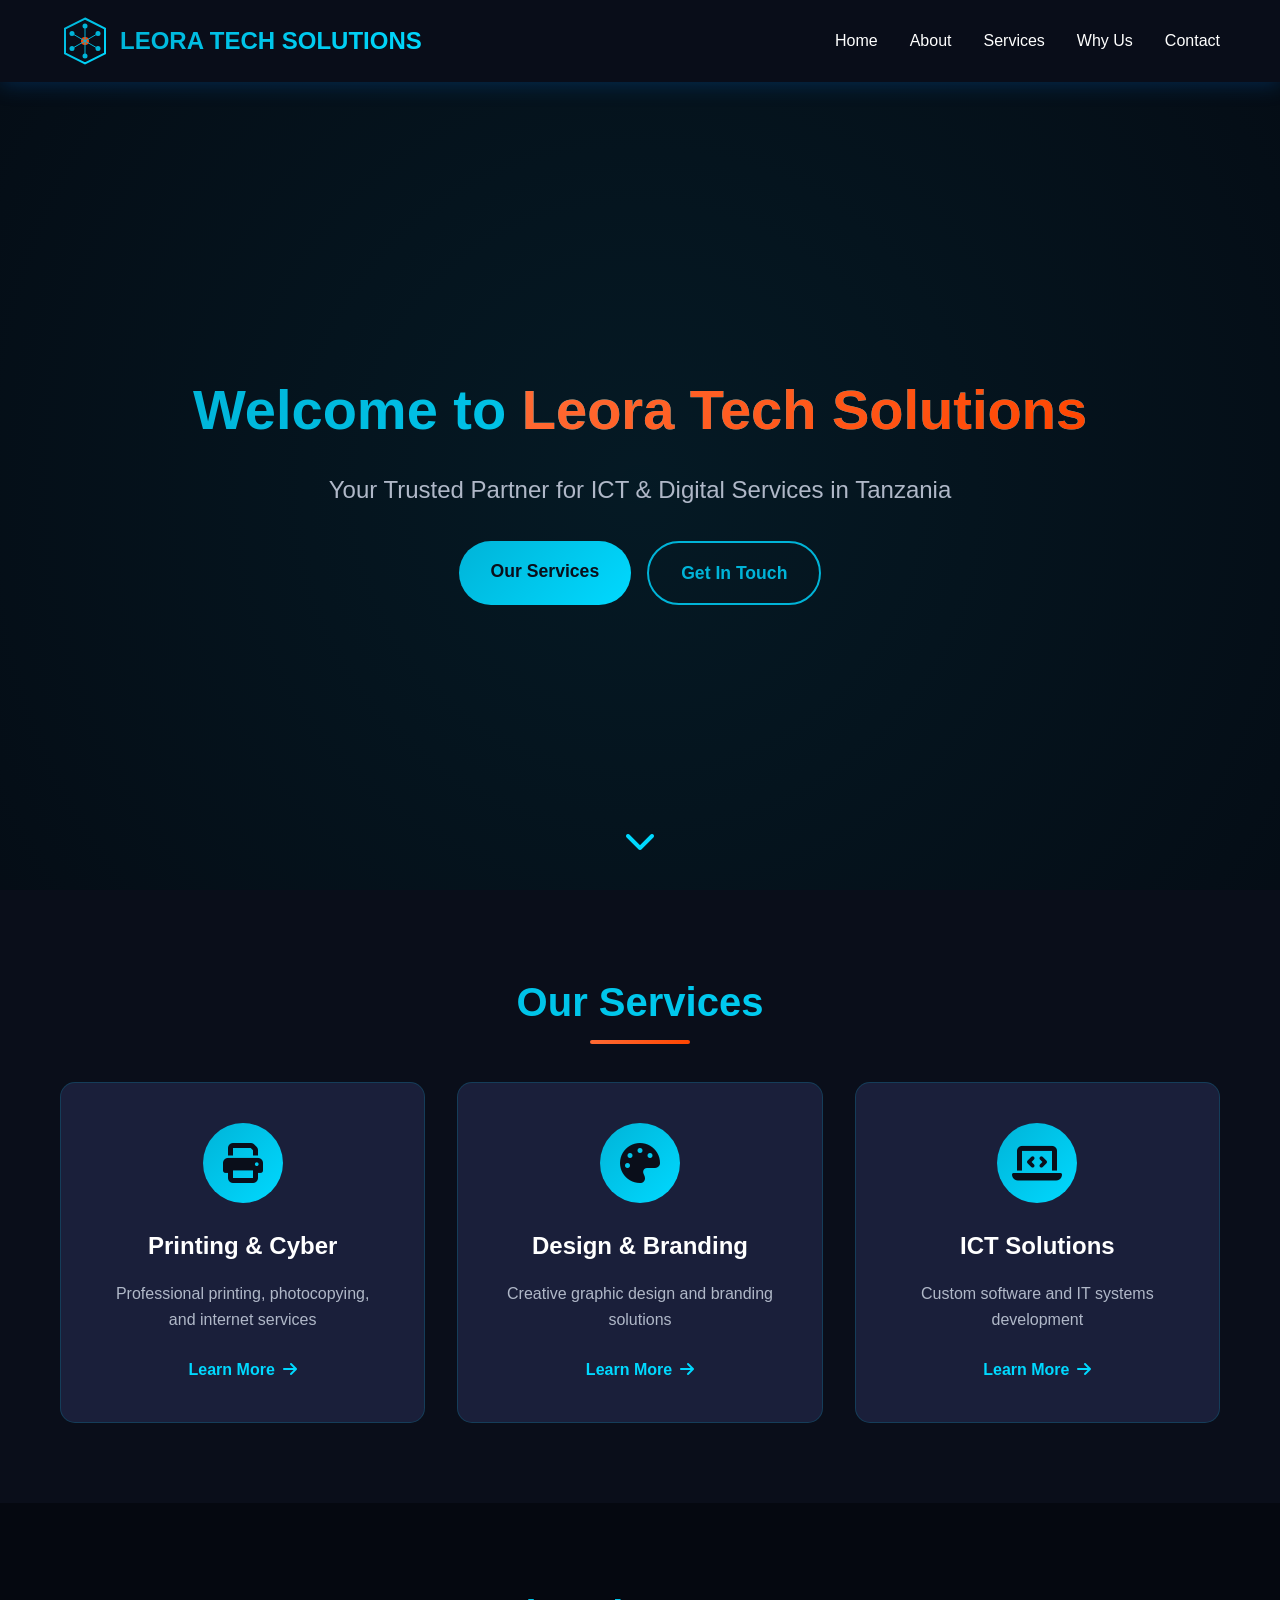
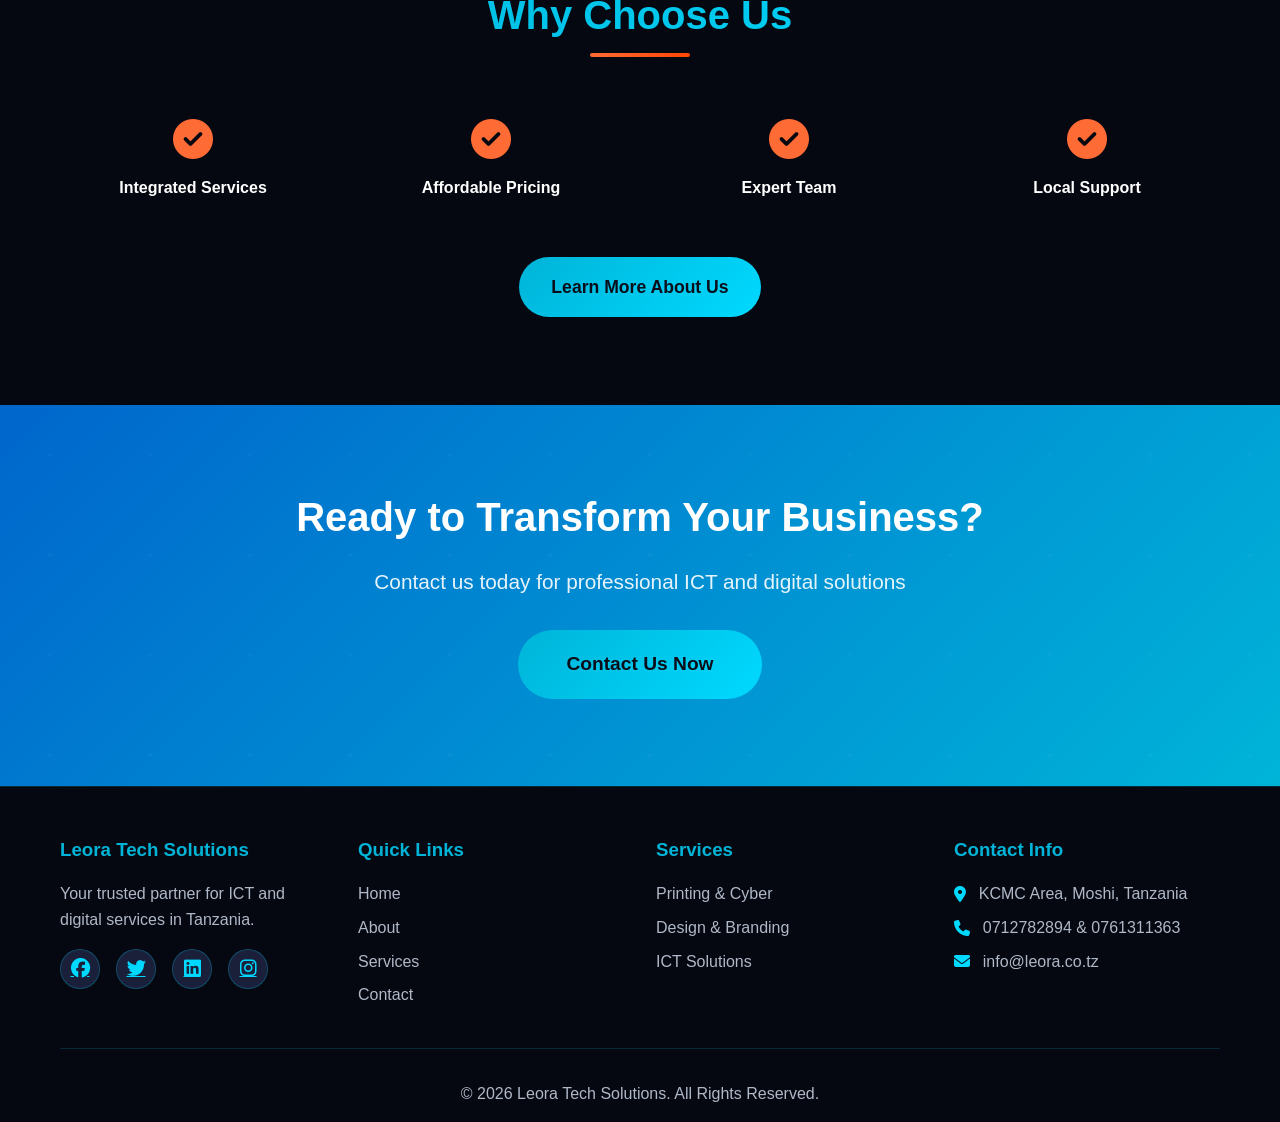
<file: index.html>
<!DOCTYPE html>
<html lang="en">
<head>
    <meta charset="UTF-8">
    <meta name="viewport" content="width=device-width, initial-scale=1.0">
    <title>Leora Tech Solutions - Home</title>
    <link rel="stylesheet" href="styles.css">
    <link rel="stylesheet" href="https://cdnjs.cloudflare.com/ajax/libs/font-awesome/6.4.0/css/all.min.css">
</head>
<body>
    <!-- Navigation -->
    <nav class="navbar">
        <div class="container">
            <div class="logo">
                <svg class="logo-img" viewBox="0 0 100 100" xmlns="http://www.w3.org/2000/svg">
  <defs>
    <linearGradient id="logoGrad" x1="0%" y1="0%" x2="100%" y2="100%">
      <stop offset="0%" style="stop-color:#00b4d8;stop-opacity:1" />
      <stop offset="100%" style="stop-color:#00d9ff;stop-opacity:1" />
    </linearGradient>
  </defs>
  <!-- Hexagon Border -->
  <polygon points="50,5 90,25 90,75 50,95 10,75 10,25" fill="none" stroke="url(#logoGrad)" stroke-width="4"/>
  <!-- Center Red Node -->
  <circle cx="50" cy="50" r="8" fill="#ff4500"/>
  <!-- Outer Blue Nodes -->
  <circle cx="50" cy="20" r="5" fill="#00b4d8"/>
  <circle cx="76" cy="35" r="5" fill="#00b4d8"/>
  <circle cx="76" cy="65" r="5" fill="#00b4d8"/>
  <circle cx="50" cy="80" r="5" fill="#00b4d8"/>
  <circle cx="24" cy="65" r="5" fill="#00b4d8"/>
  <circle cx="24" cy="35" r="5" fill="#00b4d8"/>
  <!-- Connecting Lines -->
  <line x1="50" y1="50" x2="50" y2="20" stroke="#00b4d8" stroke-width="2"/>
  <line x1="50" y1="50" x2="76" y2="35" stroke="#00b4d8" stroke-width="2"/>
  <line x1="50" y1="50" x2="76" y2="65" stroke="#00b4d8" stroke-width="2"/>
  <line x1="50" y1="50" x2="50" y2="80" stroke="#00b4d8" stroke-width="2"/>
  <line x1="50" y1="50" x2="24" y2="65" stroke="#00b4d8" stroke-width="2"/>
  <line x1="50" y1="50" x2="24" y2="35" stroke="#00b4d8" stroke-width="2"/>
</svg>
                <span class="logo-text">LEORA TECH SOLUTIONS</span>
            </div>
            <ul class="nav-links">
                <li><a href="index.html" class="active">Home</a></li>
                <li><a href="about.html">About</a></li>
                <li><a href="services.html">Services</a></li>
                <li><a href="why-us.html">Why Us</a></li>
                <li><a href="contact.html">Contact</a></li>
            </ul>
            <div class="burger">
                <div class="line1"></div>
                <div class="line2"></div>
                <div class="line3"></div>
            </div>
        </div>
    </nav>

    <!-- Hero Section -->
    <section class="hero">
        <div class="hero-bg-animation"></div>
        <div class="hero-content">
            <div class="hero-3d-element"></div>
            <h1 class="fade-in">Welcome to <span class="highlight">Leora Tech Solutions</span></h1>
            <p class="fade-in-delay">Your Trusted Partner for ICT & Digital Services in Tanzania</p>
            <div class="hero-buttons fade-in-delay-2">
                <a href="services.html" class="btn btn-primary">Our Services</a>
                <a href="contact.html" class="btn btn-secondary">Get In Touch</a>
            </div>
        </div>
        <div class="scroll-indicator">
            <i class="fas fa-chevron-down"></i>
        </div>
    </section>

    <!-- Quick Services Preview -->
    <section class="services-preview">
        <div class="container">
            <h2 class="section-title">Our Services</h2>
            <div class="preview-grid">
                <div class="preview-card" data-tilt>
                    <div class="card-icon">
                        <i class="fas fa-print"></i>
                    </div>
                    <h3>Printing & Cyber</h3>
                    <p>Professional printing, photocopying, and internet services</p>
                    <a href="printing-services.html" class="card-link">Learn More <i class="fas fa-arrow-right"></i></a>
                </div>
                <div class="preview-card" data-tilt>
                    <div class="card-icon">
                        <i class="fas fa-palette"></i>
                    </div>
                    <h3>Design & Branding</h3>
                    <p>Creative graphic design and branding solutions</p>
                    <a href="design-services.html" class="card-link">Learn More <i class="fas fa-arrow-right"></i></a>
                </div>
                <div class="preview-card" data-tilt>
                    <div class="card-icon">
                        <i class="fas fa-laptop-code"></i>
                    </div>
                    <h3>ICT Solutions</h3>
                    <p>Custom software and IT systems development</p>
                    <a href="ict-services.html" class="card-link">Learn More <i class="fas fa-arrow-right"></i></a>
                </div>
            </div>
        </div>
    </section>

    <!-- Why Choose Us Preview -->
    <section class="why-preview">
        <div class="container">
            <h2 class="section-title">Why Choose Us</h2>
            <div class="why-grid">
                <div class="why-item">
                    <i class="fas fa-check-circle"></i>
                    <h4>Integrated Services</h4>
                </div>
                <div class="why-item">
                    <i class="fas fa-check-circle"></i>
                    <h4>Affordable Pricing</h4>
                </div>
                <div class="why-item">
                    <i class="fas fa-check-circle"></i>
                    <h4>Expert Team</h4>
                </div>
                <div class="why-item">
                    <i class="fas fa-check-circle"></i>
                    <h4>Local Support</h4>
                </div>
            </div>
            <div class="text-center">
                <a href="why-us.html" class="btn btn-primary">Learn More About Us</a>
            </div>
        </div>
    </section>

    <!-- CTA Section -->
    <section class="cta-section">
        <div class="container">
            <h2>Ready to Transform Your Business?</h2>
            <p>Contact us today for professional ICT and digital solutions</p>
            <a href="contact.html" class="btn btn-primary btn-large">Contact Us Now</a>
        </div>
    </section>

    <!-- Footer -->
    <footer class="footer">
        <div class="container">
            <div class="footer-grid">
                <div class="footer-section">
                    <h3>Leora Tech Solutions</h3>
                    <p>Your trusted partner for ICT and digital services in Tanzania.</p>
                    <div class="social-links">
                        <a href="#"><i class="fab fa-facebook"></i></a>
                        <a href="#"><i class="fab fa-twitter"></i></a>
                        <a href="#"><i class="fab fa-linkedin"></i></a>
                        <a href="#"><i class="fab fa-instagram"></i></a>
                    </div>
                </div>
                <div class="footer-section">
                    <h3>Quick Links</h3>
                    <ul>
                        <li><a href="index.html">Home</a></li>
                        <li><a href="about.html">About</a></li>
                        <li><a href="services.html">Services</a></li>
                        <li><a href="contact.html">Contact</a></li>
                    </ul>
                </div>
                <div class="footer-section">
                    <h3>Services</h3>
                    <ul>
                        <li><a href="printing-services.html">Printing & Cyber</a></li>
                        <li><a href="design-services.html">Design & Branding</a></li>
                        <li><a href="ict-services.html">ICT Solutions</a></li>
                    </ul>
                </div>
                <div class="footer-section">
                    <h3>Contact Info</h3>
                    <ul class="contact-info">
                        <li><i class="fas fa-map-marker-alt"></i> KCMC Area, Moshi, Tanzania</li>
                        <li><i class="fas fa-phone"></i> 0712782894 & 0761311363</li>
                        <li><i class="fas fa-envelope"></i> info@leora.co.tz</li>
                    </ul>
                </div>
            </div>
            <div class="footer-bottom">
                <p>&copy; 2026 Leora Tech Solutions. All Rights Reserved.</p>
            </div>
        </div>
    </footer>

    <script src="script.js"></script>
</body>
</html>
</file>
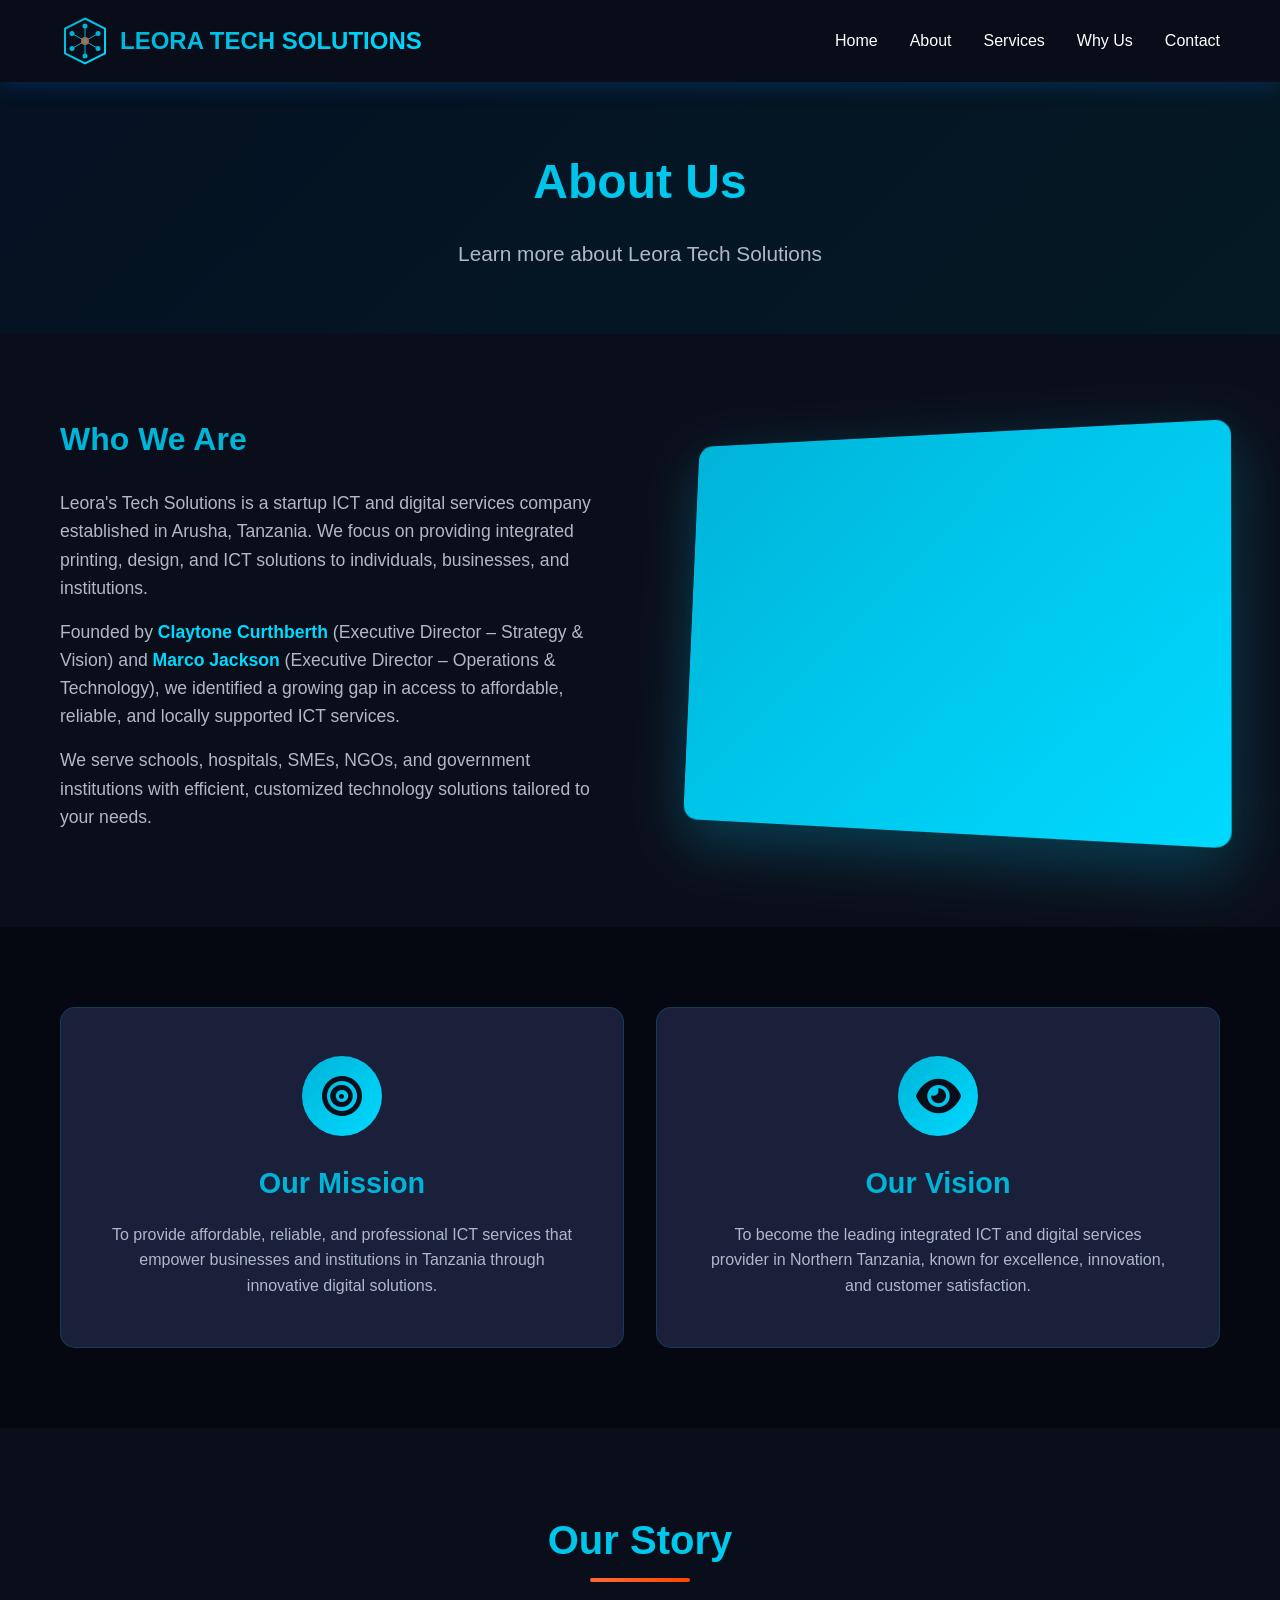
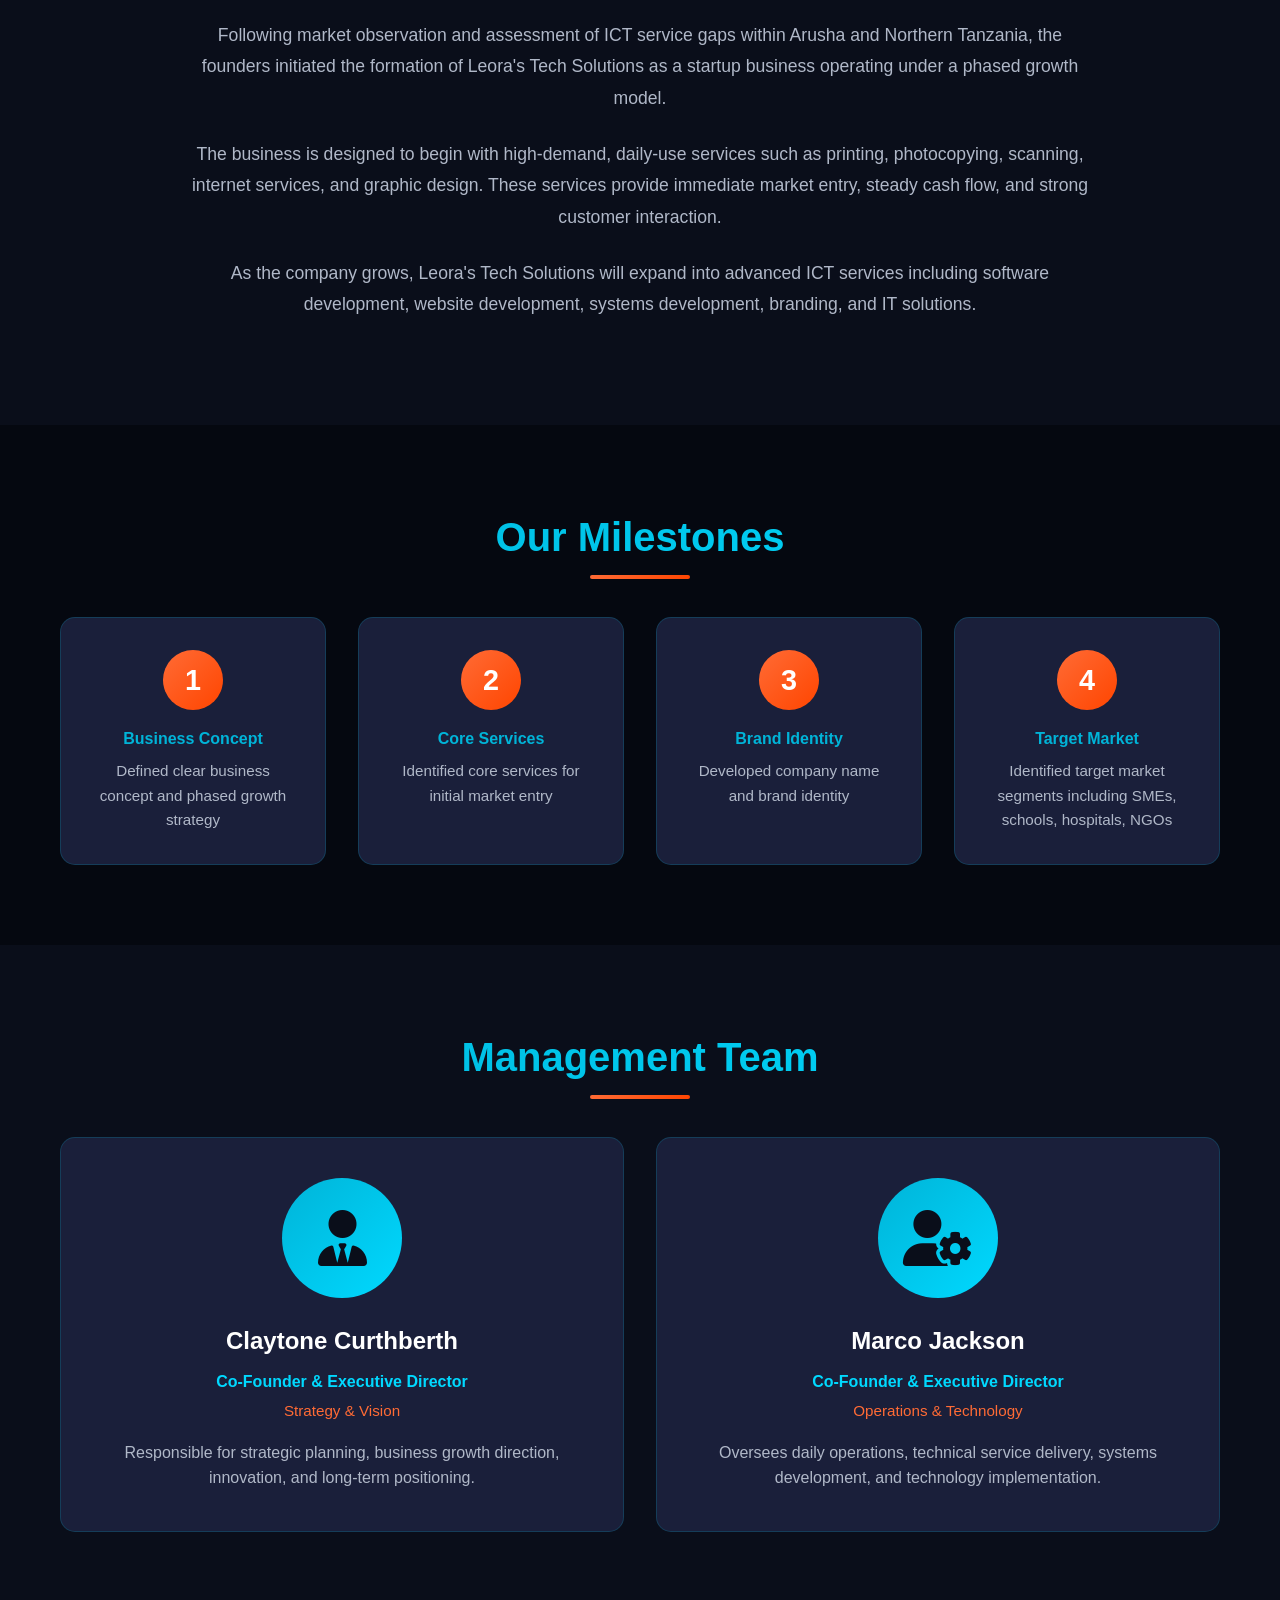
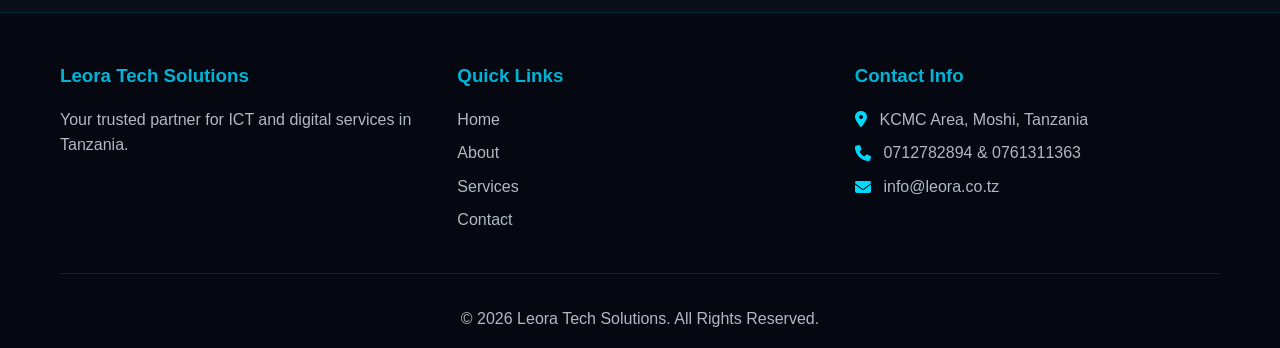
<file: about.html>
<!DOCTYPE html>
<html lang="en">
<head>
    <meta charset="UTF-8">
    <meta name="viewport" content="width=device-width, initial-scale=1.0">
    <title>About Us - Leora Tech Solutions</title>
    <link rel="stylesheet" href="styles.css">
    <link rel="stylesheet" href="https://cdnjs.cloudflare.com/ajax/libs/font-awesome/6.4.0/css/all.min.css">
</head>
<body>
    <!-- Navigation -->
    <nav class="navbar">
        <div class="container">
            <div class="logo">
                <svg class="logo-img" viewBox="0 0 100 100" xmlns="http://www.w3.org/2000/svg">
  <defs>
    <linearGradient id="logoGrad" x1="0%" y1="0%" x2="100%" y2="100%">
      <stop offset="0%" style="stop-color:#00b4d8;stop-opacity:1" />
      <stop offset="100%" style="stop-color:#00d9ff;stop-opacity:1" />
    </linearGradient>
  </defs>
  <!-- Hexagon Border -->
  <polygon points="50,5 90,25 90,75 50,95 10,75 10,25" fill="none" stroke="url(#logoGrad)" stroke-width="4"/>
  <!-- Center Red Node -->
  <circle cx="50" cy="50" r="8" fill="#ff4500"/>
  <!-- Outer Blue Nodes -->
  <circle cx="50" cy="20" r="5" fill="#00b4d8"/>
  <circle cx="76" cy="35" r="5" fill="#00b4d8"/>
  <circle cx="76" cy="65" r="5" fill="#00b4d8"/>
  <circle cx="50" cy="80" r="5" fill="#00b4d8"/>
  <circle cx="24" cy="65" r="5" fill="#00b4d8"/>
  <circle cx="24" cy="35" r="5" fill="#00b4d8"/>
  <!-- Connecting Lines -->
  <line x1="50" y1="50" x2="50" y2="20" stroke="#00b4d8" stroke-width="2"/>
  <line x1="50" y1="50" x2="76" y2="35" stroke="#00b4d8" stroke-width="2"/>
  <line x1="50" y1="50" x2="76" y2="65" stroke="#00b4d8" stroke-width="2"/>
  <line x1="50" y1="50" x2="50" y2="80" stroke="#00b4d8" stroke-width="2"/>
  <line x1="50" y1="50" x2="24" y2="65" stroke="#00b4d8" stroke-width="2"/>
  <line x1="50" y1="50" x2="24" y2="35" stroke="#00b4d8" stroke-width="2"/>
</svg>
                <span class="logo-text">LEORA TECH SOLUTIONS</span>
            </div>
            <ul class="nav-links">
                <li><a href="index.html">Home</a></li>
                <li><a href="about.html" class="active">About</a></li>
                <li><a href="services.html">Services</a></li>
                <li><a href="why-us.html">Why Us</a></li>
                <li><a href="contact.html">Contact</a></li>
            </ul>
            <div class="burger">
                <div class="line1"></div>
                <div class="line2"></div>
                <div class="line3"></div>
            </div>
        </div>
    </nav>

    <!-- Page Header -->
    <section class="page-header">
        <div class="container">
            <h1>About Us</h1>
            <p>Learn more about Leora Tech Solutions</p>
        </div>
    </section>

    <!-- Company Overview -->
    <section class="about-section">
        <div class="container">
            <div class="about-grid">
                <div class="about-content">
                    <h2>Who We Are</h2>
                    <p>Leora's Tech Solutions is a startup ICT and digital services company established in Arusha, Tanzania. We focus on providing integrated printing, design, and ICT solutions to individuals, businesses, and institutions.</p>
                    <p>Founded by <strong>Claytone Curthberth</strong> (Executive Director – Strategy & Vision) and <strong>Marco Jackson</strong> (Executive Director – Operations & Technology), we identified a growing gap in access to affordable, reliable, and locally supported ICT services.</p>
                    <p>We serve schools, hospitals, SMEs, NGOs, and government institutions with efficient, customized technology solutions tailored to your needs.</p>
                </div>
                <div class="about-image">
                    <div class="image-3d-container">
                        <div class="image-3d"></div>
                    </div>
                </div>
            </div>
        </div>
    </section>

    <!-- Our Mission & Vision -->
    <section class="mission-vision">
        <div class="container">
            <div class="mv-grid">
                <div class="mv-card">
                    <div class="mv-icon">
                        <i class="fas fa-bullseye"></i>
                    </div>
                    <h3>Our Mission</h3>
                    <p>To provide affordable, reliable, and professional ICT services that empower businesses and institutions in Tanzania through innovative digital solutions.</p>
                </div>
                <div class="mv-card">
                    <div class="mv-icon">
                        <i class="fas fa-eye"></i>
                    </div>
                    <h3>Our Vision</h3>
                    <p>To become the leading integrated ICT and digital services provider in Northern Tanzania, known for excellence, innovation, and customer satisfaction.</p>
                </div>
            </div>
        </div>
    </section>

    <!-- Our Story -->
    <section class="our-story">
        <div class="container">
            <h2 class="section-title">Our Story</h2>
            <div class="story-content">
                <p>Following market observation and assessment of ICT service gaps within Arusha and Northern Tanzania, the founders initiated the formation of Leora's Tech Solutions as a startup business operating under a phased growth model.</p>
                <p>The business is designed to begin with high-demand, daily-use services such as printing, photocopying, scanning, internet services, and graphic design. These services provide immediate market entry, steady cash flow, and strong customer interaction.</p>
                <p>As the company grows, Leora's Tech Solutions will expand into advanced ICT services including software development, website development, systems development, branding, and IT solutions.</p>
            </div>
        </div>
    </section>

    <!-- Milestones -->
    <section class="milestones">
        <div class="container">
            <h2 class="section-title">Our Milestones</h2>
            <div class="milestones-grid">
                <div class="milestone-card">
                    <div class="milestone-number">1</div>
                    <h4>Business Concept</h4>
                    <p>Defined clear business concept and phased growth strategy</p>
                </div>
                <div class="milestone-card">
                    <div class="milestone-number">2</div>
                    <h4>Core Services</h4>
                    <p>Identified core services for initial market entry</p>
                </div>
                <div class="milestone-card">
                    <div class="milestone-number">3</div>
                    <h4>Brand Identity</h4>
                    <p>Developed company name and brand identity</p>
                </div>
                <div class="milestone-card">
                    <div class="milestone-number">4</div>
                    <h4>Target Market</h4>
                    <p>Identified target market segments including SMEs, schools, hospitals, NGOs</p>
                </div>
            </div>
        </div>
    </section>

    <!-- Management Team -->
    <section class="team-section">
        <div class="container">
            <h2 class="section-title">Management Team</h2>
            <div class="team-grid">
                <div class="team-card">
                    <div class="team-avatar">
                        <i class="fas fa-user-tie"></i>
                    </div>
                    <h3>Claytone Curthberth</h3>
                    <p class="role">Co-Founder & Executive Director</p>
                    <p class="specialty">Strategy & Vision</p>
                    <p>Responsible for strategic planning, business growth direction, innovation, and long-term positioning.</p>
                </div>
                <div class="team-card">
                    <div class="team-avatar">
                        <i class="fas fa-user-cog"></i>
                    </div>
                    <h3>Marco Jackson</h3>
                    <p class="role">Co-Founder & Executive Director</p>
                    <p class="specialty">Operations & Technology</p>
                    <p>Oversees daily operations, technical service delivery, systems development, and technology implementation.</p>
                </div>
            </div>
        </div>
    </section>

    <!-- Footer -->
    <footer class="footer">
        <div class="container">
            <div class="footer-grid">
                <div class="footer-section">
                    <h3>Leora Tech Solutions</h3>
                    <p>Your trusted partner for ICT and digital services in Tanzania.</p>
                </div>
                <div class="footer-section">
                    <h3>Quick Links</h3>
                    <ul>
                        <li><a href="index.html">Home</a></li>
                        <li><a href="about.html">About</a></li>
                        <li><a href="services.html">Services</a></li>
                        <li><a href="contact.html">Contact</a></li>
                    </ul>
                </div>
                <div class="footer-section">
                    <h3>Contact Info</h3>
                    <ul class="contact-info">
                        <li><i class="fas fa-map-marker-alt"></i> KCMC Area, Moshi, Tanzania</li>
                        <li><i class="fas fa-phone"></i> 0712782894 & 0761311363</li>
                        <li><i class="fas fa-envelope"></i> info@leora.co.tz</li>
                    </ul>
                </div>
            </div>
            <div class="footer-bottom">
                <p>&copy; 2026 Leora Tech Solutions. All Rights Reserved.</p>
            </div>
        </div>
    </footer>

    <script src="script.js"></script>
</body>
</html>
</file>
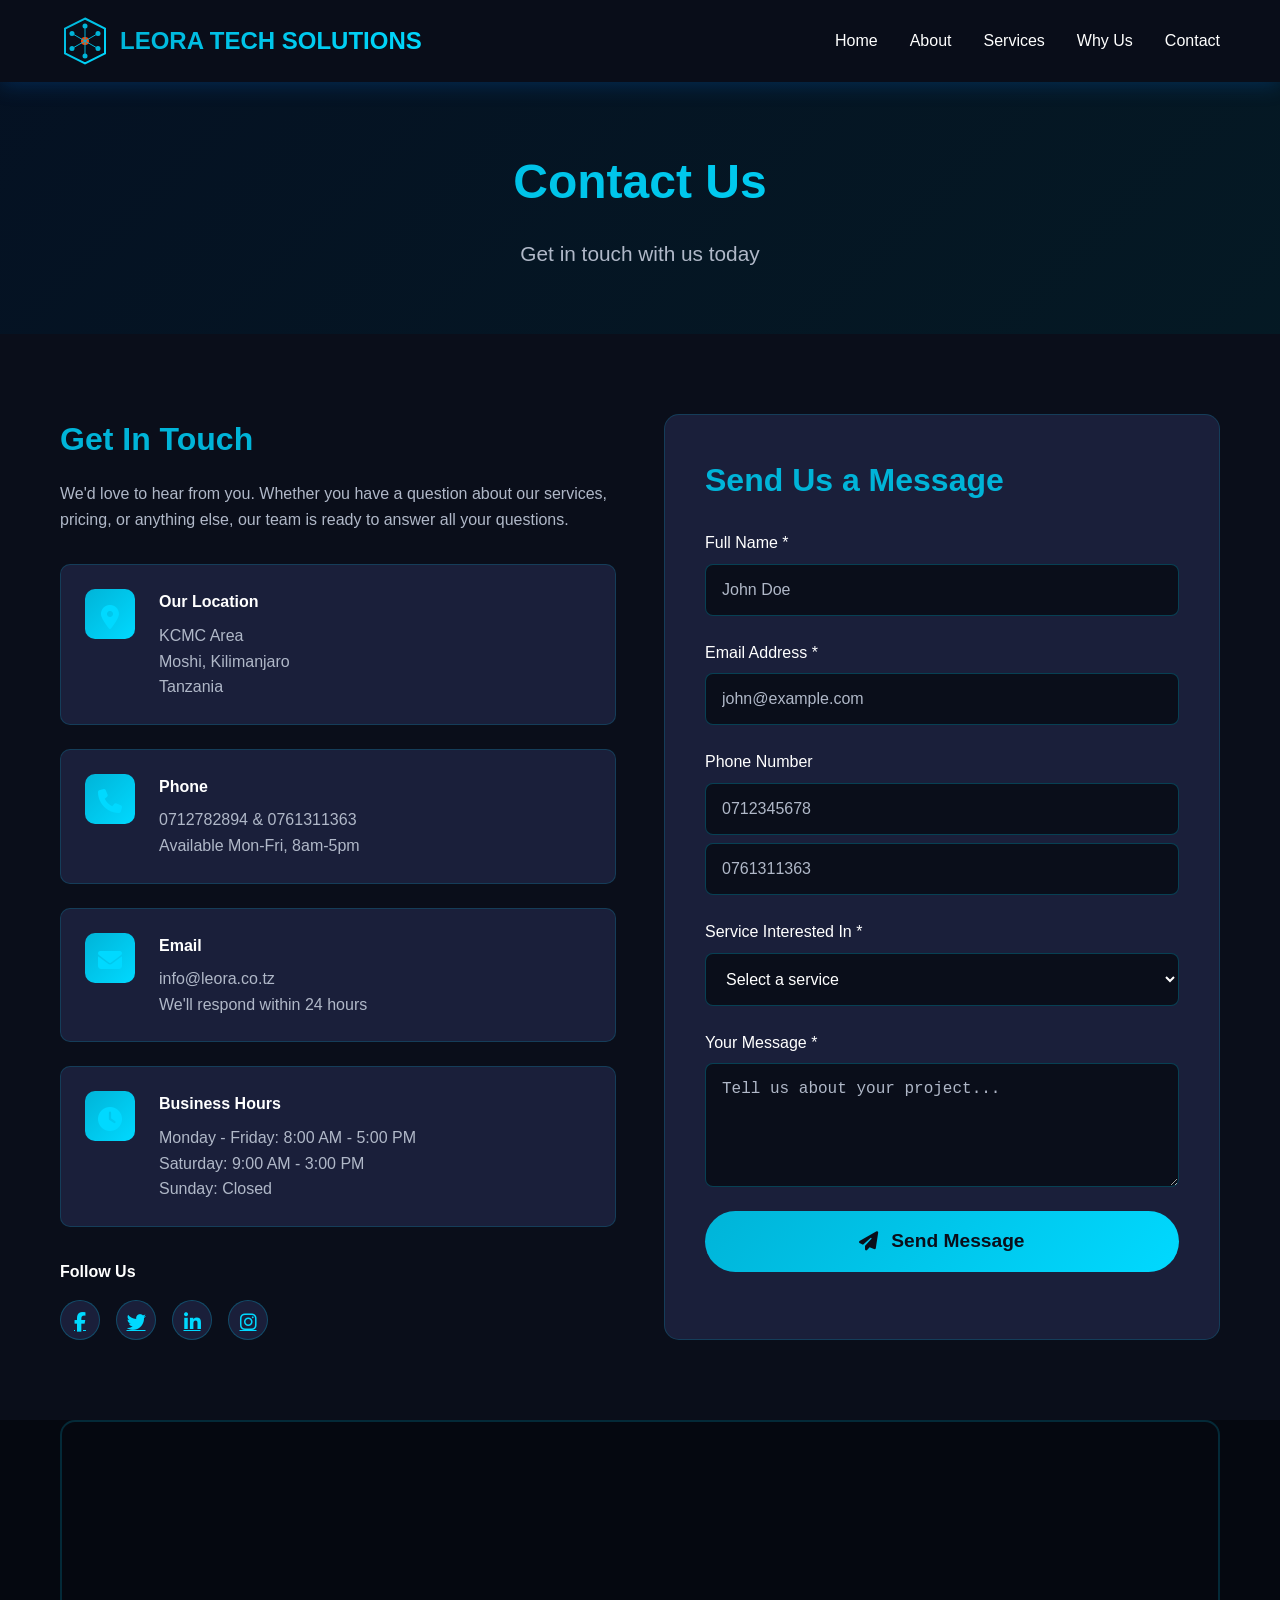
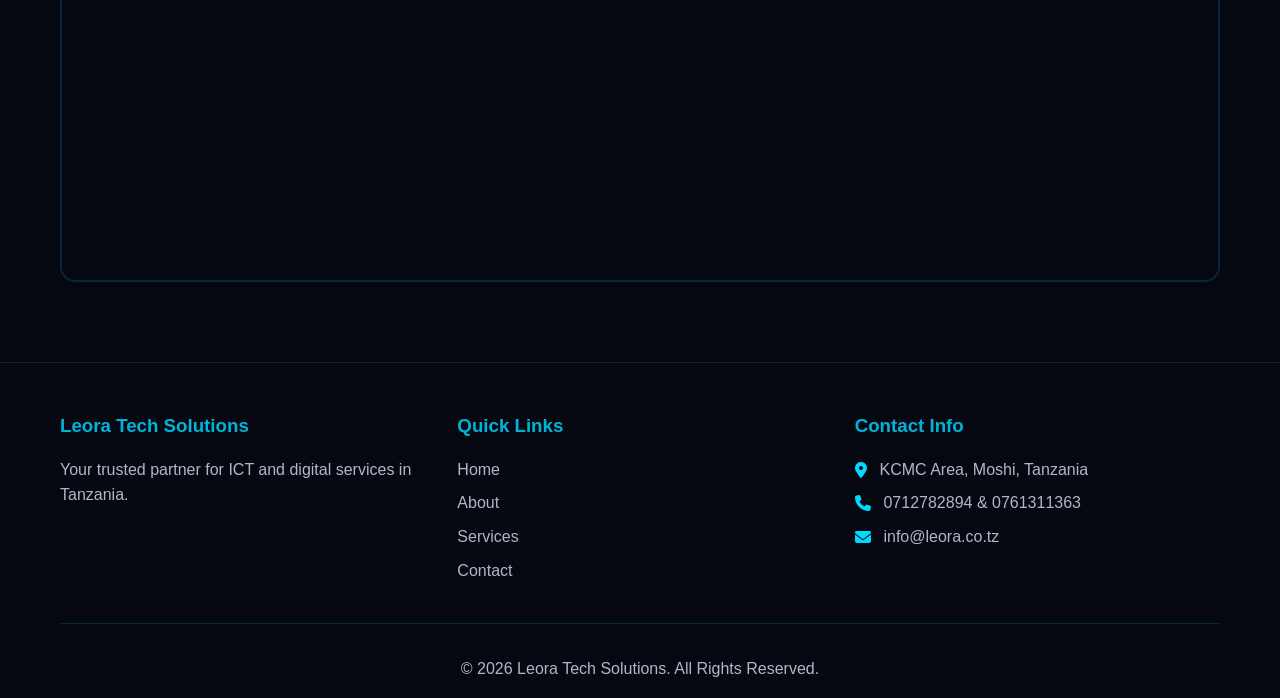
<file: contact.html>
<!DOCTYPE html>
<html lang="en">
<head>
    <meta charset="UTF-8">
    <meta name="viewport" content="width=device-width, initial-scale=1.0">
    <title>Contact Us - Leora Tech Solutions</title>
    <link rel="stylesheet" href="styles.css">
    <link rel="stylesheet" href="https://cdnjs.cloudflare.com/ajax/libs/font-awesome/6.4.0/css/all.min.css">
</head>
<body>
    <!-- Navigation -->
    <nav class="navbar">
        <div class="container">
            <div class="logo">
                <svg class="logo-img" viewBox="0 0 100 100" xmlns="http://www.w3.org/2000/svg">
  <defs>
    <linearGradient id="logoGrad" x1="0%" y1="0%" x2="100%" y2="100%">
      <stop offset="0%" style="stop-color:#00b4d8;stop-opacity:1" />
      <stop offset="100%" style="stop-color:#00d9ff;stop-opacity:1" />
    </linearGradient>
  </defs>
  <!-- Hexagon Border -->
  <polygon points="50,5 90,25 90,75 50,95 10,75 10,25" fill="none" stroke="url(#logoGrad)" stroke-width="4"/>
  <!-- Center Red Node -->
  <circle cx="50" cy="50" r="8" fill="#ff4500"/>
  <!-- Outer Blue Nodes -->
  <circle cx="50" cy="20" r="5" fill="#00b4d8"/>
  <circle cx="76" cy="35" r="5" fill="#00b4d8"/>
  <circle cx="76" cy="65" r="5" fill="#00b4d8"/>
  <circle cx="50" cy="80" r="5" fill="#00b4d8"/>
  <circle cx="24" cy="65" r="5" fill="#00b4d8"/>
  <circle cx="24" cy="35" r="5" fill="#00b4d8"/>
  <!-- Connecting Lines -->
  <line x1="50" y1="50" x2="50" y2="20" stroke="#00b4d8" stroke-width="2"/>
  <line x1="50" y1="50" x2="76" y2="35" stroke="#00b4d8" stroke-width="2"/>
  <line x1="50" y1="50" x2="76" y2="65" stroke="#00b4d8" stroke-width="2"/>
  <line x1="50" y1="50" x2="50" y2="80" stroke="#00b4d8" stroke-width="2"/>
  <line x1="50" y1="50" x2="24" y2="65" stroke="#00b4d8" stroke-width="2"/>
  <line x1="50" y1="50" x2="24" y2="35" stroke="#00b4d8" stroke-width="2"/>
</svg>
                <span class="logo-text">LEORA TECH SOLUTIONS</span>
            </div>
            <ul class="nav-links">
                <li><a href="index.html">Home</a></li>
                <li><a href="about.html">About</a></li>
                <li><a href="services.html">Services</a></li>
                <li><a href="why-us.html">Why Us</a></li>
                <li><a href="contact.html" class="active">Contact</a></li>
            </ul>
            <div class="burger">
                <div class="line1"></div>
                <div class="line2"></div>
                <div class="line3"></div>
            </div>
        </div>
    </nav>

    <!-- Page Header -->
    <section class="page-header">
        <div class="container">
            <h1>Contact Us</h1>
            <p>Get in touch with us today</p>
        </div>
    </section>

    <!-- Contact Section -->
    <section class="contact-section">
        <div class="container">
            <div class="contact-grid">
                <!-- Contact Info -->
                <div class="contact-info">
                    <h2>Get In Touch</h2>
                    <p>We'd love to hear from you. Whether you have a question about our services, pricing, or anything else, our team is ready to answer all your questions.</p>
                    
                    <div class="info-cards">
                        <div class="info-card">
                            <div class="info-icon">
                                <i class="fas fa-map-marker-alt"></i>
                            </div>
                            <div class="info-content">
                                <h4>Our Location</h4>
                                <p>KCMC Area<br>Moshi, Kilimanjaro<br>Tanzania</p>
                            </div>
                        </div>

                        <div class="info-card">
                            <div class="info-icon">
                                <i class="fas fa-phone"></i>
                            </div>
                            <div class="info-content">
                                <h4>Phone</h4>
                                <p>0712782894 & 0761311363<br>Available Mon-Fri, 8am-5pm</p>
                            </div>
                        </div>

                        <div class="info-card">
                            <div class="info-icon">
                                <i class="fas fa-envelope"></i>
                            </div>
                            <div class="info-content">
                                <h4>Email</h4>
                                <p>info@leora.co.tz<br>We'll respond within 24 hours</p>
                            </div>
                        </div>

                        <div class="info-card">
                            <div class="info-icon">
                                <i class="fas fa-clock"></i>
                            </div>
                            <div class="info-content">
                                <h4>Business Hours</h4>
                                <p>Monday - Friday: 8:00 AM - 5:00 PM<br>Saturday: 9:00 AM - 3:00 PM<br>Sunday: Closed</p>
                            </div>
                        </div>
                    </div>

                    <div class="social-media">
                        <h4>Follow Us</h4>
                        <div class="social-links">
                            <a href="#" class="social-link"><i class="fab fa-facebook-f"></i></a>
                            <a href="#" class="social-link"><i class="fab fa-twitter"></i></a>
                            <a href="#" class="social-link"><i class="fab fa-linkedin-in"></i></a>
                            <a href="#" class="social-link"><i class="fab fa-instagram"></i></a>
                        </div>
                    </div>
                </div>

                <!-- Contact Form -->
                <div class="contact-form-container">
                    <h2>Send Us a Message</h2>
                    <form id="contactForm" class="contact-form">
                        <div class="form-group">
                            <label for="name">Full Name *</label>
                            <input type="text" id="name" name="name" required placeholder="John Doe">
                        </div>

                        <div class="form-group">
                            <label for="email">Email Address *</label>
                            <input type="email" id="email" name="email" required placeholder="john@example.com">
                        </div>

                        <div class="form-group">
                            <label for="phone">Phone Number</label>
                            <input type="tel" id="phone" name="phone" placeholder="0712345678">
                            <input type="tel" id="phone" name="phone" placeholder="0761311363">
                        </div>

                        <div class="form-group">
                            <label for="service">Service Interested In *</label>
                            <select id="service" name="service" required>
                                <option value="">Select a service</option>
                                <option value="printing">Printing & Cyber Services</option>
                                <option value="design">Design & Branding</option>
                                <option value="website">Website Development</option>
                                <option value="school">School Management System</option>
                                <option value="hospital">Hospital Management System</option>
                                <option value="pos">POS System</option>
                                <option value="custom">Custom Software</option>
                                <option value="other">Other</option>
                            </select>
                        </div>

                        <div class="form-group">
                            <label for="message">Your Message *</label>
                            <textarea id="message" name="message" rows="5" required placeholder="Tell us about your project..."></textarea>
                        </div>

                        <button type="submit" class="btn btn-primary btn-large btn-submit">
                            <i class="fas fa-paper-plane"></i> Send Message
                        </button>
                    </form>
                </div>
            </div>
        </div>
    </section>

    <!-- Map Section -->
    <section class="map-section">
        <div class="container">
            <div class="map-container">
                <iframe 
                    src="https://www.google.com/maps/embed?pb=!1m18!1m12!1m3!1d3980.1234567890123!2d37.34012345678901!3d-3.340123456789012!2m3!1f0!2f0!3f0!3m2!1i1024!2i768!4f13.1!3m3!1m2!1s0x0%3A0x0!2zM3wyMCcyNC40IlMgMzfCsDIwJzI0LjQiRQ!5e0!3m2!1sen!2stz!4v1234567890123!5m2!1sen!2stz" 
                    width="100%" 
                    height="450" 
                    style="border:0;" 
                    allowfullscreen="" 
                    loading="lazy">
                </iframe>
            </div>
        </div>
    </section>

    <!-- Footer -->
    <footer class="footer">
        <div class="container">
            <div class="footer-grid">
                <div class="footer-section">
                    <h3>Leora Tech Solutions</h3>
                    <p>Your trusted partner for ICT and digital services in Tanzania.</p>
                </div>
                <div class="footer-section">
                    <h3>Quick Links</h3>
                    <ul>
                        <li><a href="index.html">Home</a></li>
                        <li><a href="about.html">About</a></li>
                        <li><a href="services.html">Services</a></li>
                        <li><a href="contact.html">Contact</a></li>
                    </ul>
                </div>
                <div class="footer-section">
                    <h3>Contact Info</h3>
                    <ul class="contact-info">
                        <li><i class="fas fa-map-marker-alt"></i> KCMC Area, Moshi, Tanzania</li>
                        <li><i class="fas fa-phone"></i> 0712782894 & 0761311363</li>
                        <li><i class="fas fa-envelope"></i> info@leora.co.tz</li>
                    </ul>
                </div>
            </div>
            <div class="footer-bottom">
                <p>&copy; 2026 Leora Tech Solutions. All Rights Reserved.</p>
            </div>
        </div>
    </footer>

    <script src="script.js"></script>
</body>
</html>
</file>
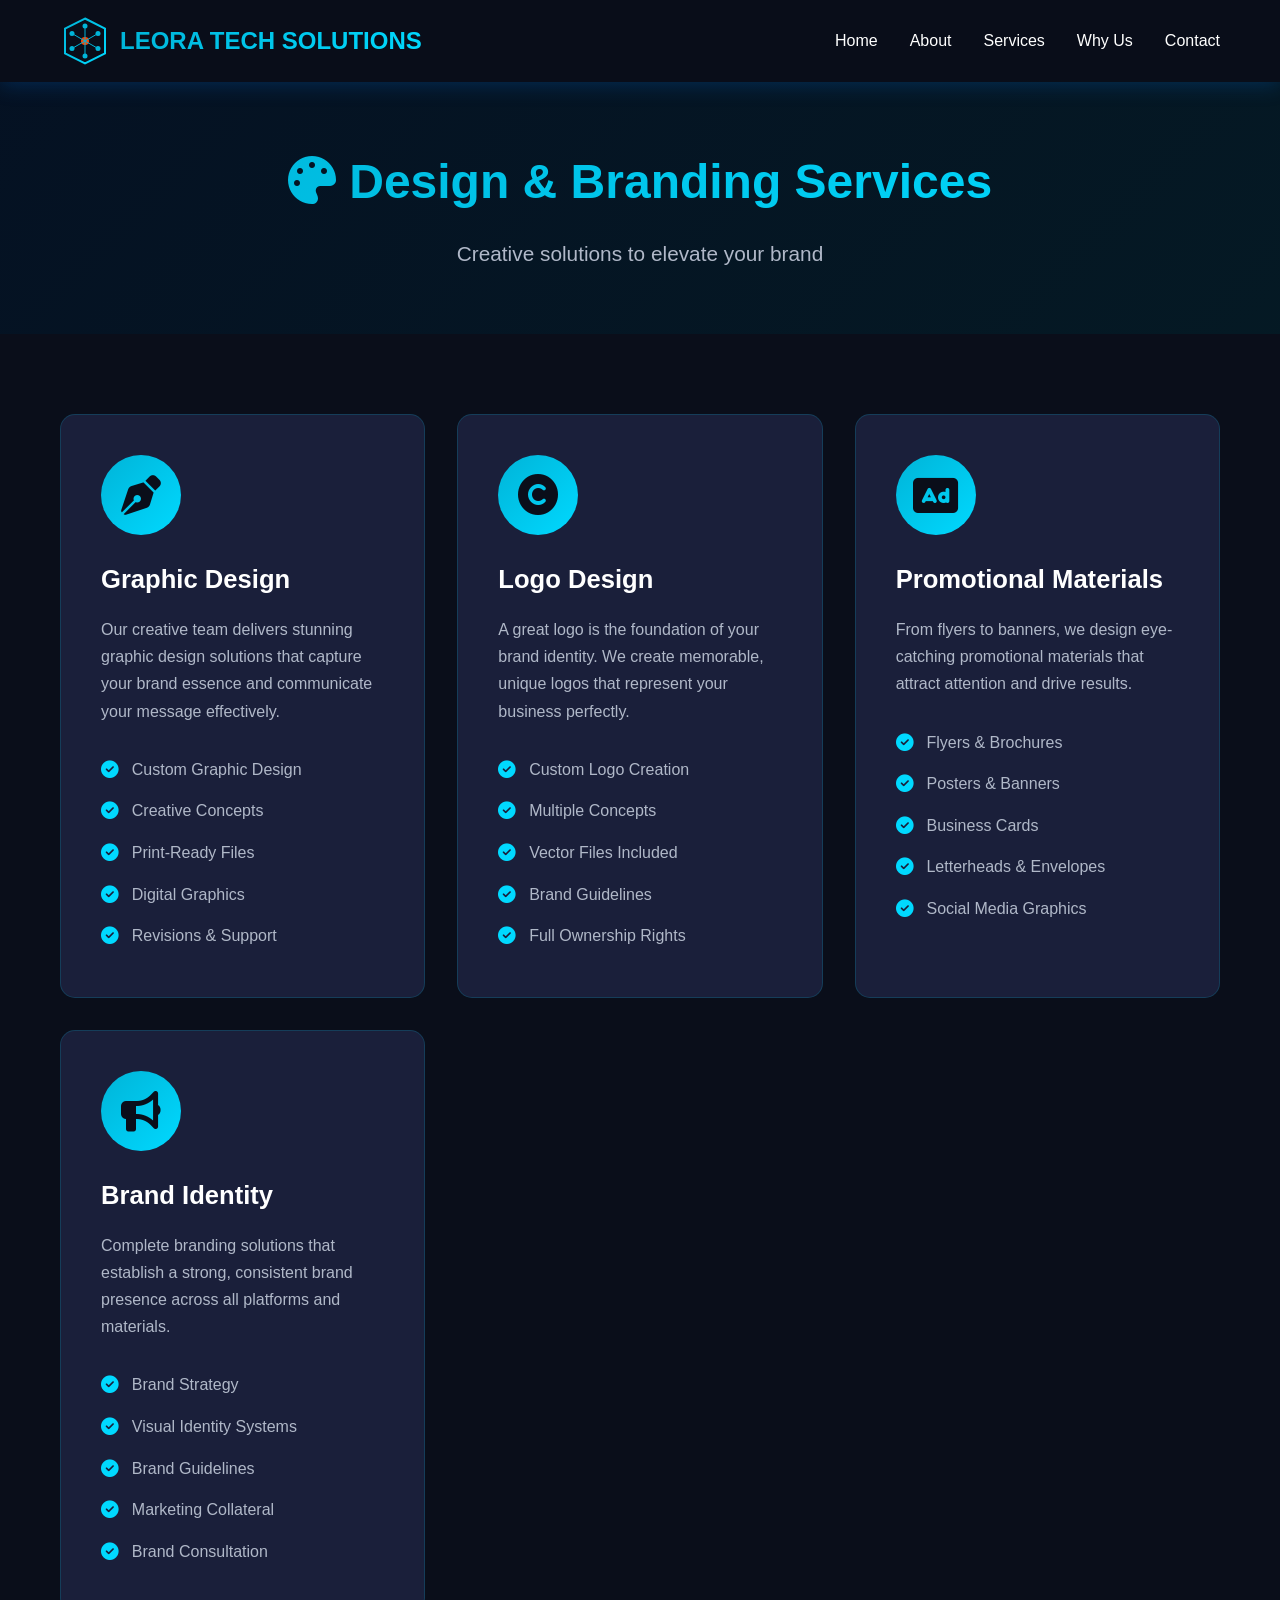
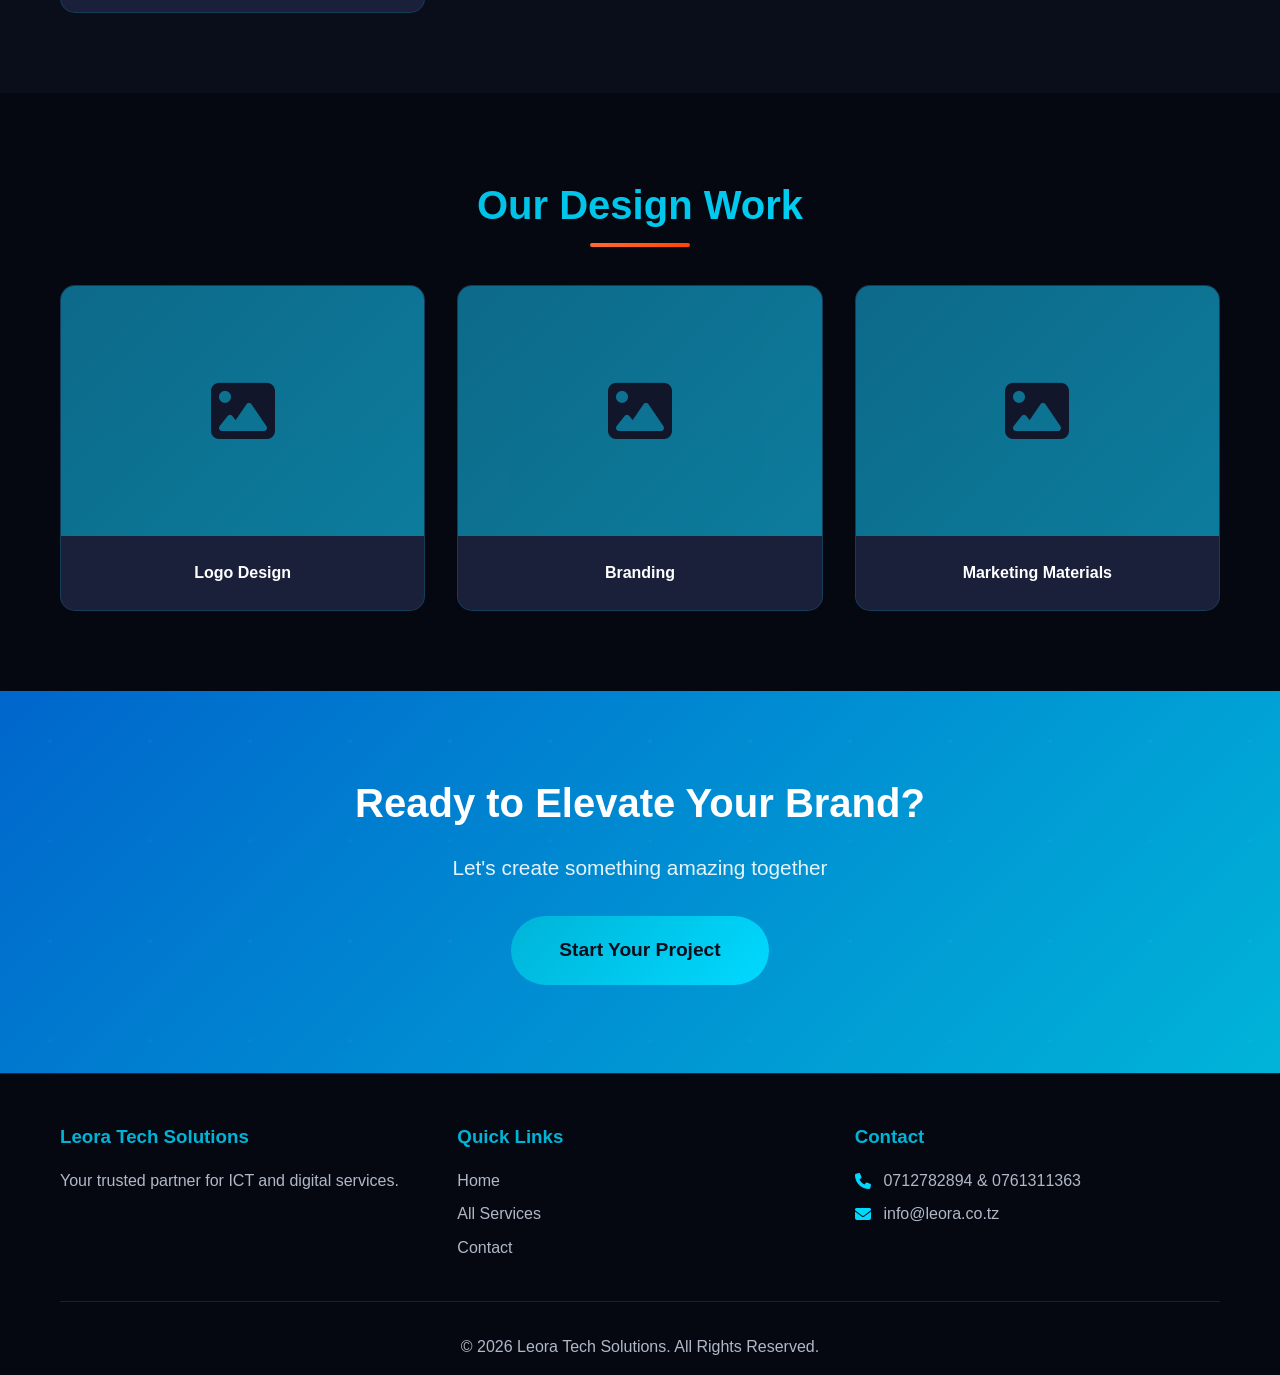
<file: design-services.html>
<!DOCTYPE html>
<html lang="en">
<head>
    <meta charset="UTF-8">
    <meta name="viewport" content="width=device-width, initial-scale=1.0">
    <title>Design & Branding Services - Leora Tech Solutions</title>
    <link rel="stylesheet" href="styles.css">
    <link rel="stylesheet" href="https://cdnjs.cloudflare.com/ajax/libs/font-awesome/6.4.0/css/all.min.css">
</head>
<body>
    <!-- Navigation -->
    <nav class="navbar">
        <div class="container">
            <div class="logo">
                <svg class="logo-img" viewBox="0 0 100 100" xmlns="http://www.w3.org/2000/svg">
  <defs>
    <linearGradient id="logoGrad" x1="0%" y1="0%" x2="100%" y2="100%">
      <stop offset="0%" style="stop-color:#00b4d8;stop-opacity:1" />
      <stop offset="100%" style="stop-color:#00d9ff;stop-opacity:1" />
    </linearGradient>
  </defs>
  <!-- Hexagon Border -->
  <polygon points="50,5 90,25 90,75 50,95 10,75 10,25" fill="none" stroke="url(#logoGrad)" stroke-width="4"/>
  <!-- Center Red Node -->
  <circle cx="50" cy="50" r="8" fill="#ff4500"/>
  <!-- Outer Blue Nodes -->
  <circle cx="50" cy="20" r="5" fill="#00b4d8"/>
  <circle cx="76" cy="35" r="5" fill="#00b4d8"/>
  <circle cx="76" cy="65" r="5" fill="#00b4d8"/>
  <circle cx="50" cy="80" r="5" fill="#00b4d8"/>
  <circle cx="24" cy="65" r="5" fill="#00b4d8"/>
  <circle cx="24" cy="35" r="5" fill="#00b4d8"/>
  <!-- Connecting Lines -->
  <line x1="50" y1="50" x2="50" y2="20" stroke="#00b4d8" stroke-width="2"/>
  <line x1="50" y1="50" x2="76" y2="35" stroke="#00b4d8" stroke-width="2"/>
  <line x1="50" y1="50" x2="76" y2="65" stroke="#00b4d8" stroke-width="2"/>
  <line x1="50" y1="50" x2="50" y2="80" stroke="#00b4d8" stroke-width="2"/>
  <line x1="50" y1="50" x2="24" y2="65" stroke="#00b4d8" stroke-width="2"/>
  <line x1="50" y1="50" x2="24" y2="35" stroke="#00b4d8" stroke-width="2"/>
</svg>
                <span class="logo-text">LEORA TECH SOLUTIONS</span>
            </div>
            <ul class="nav-links">
                <li><a href="index.html">Home</a></li>
                <li><a href="about.html">About</a></li>
                <li><a href="services.html" class="active">Services</a></li>
                <li><a href="why-us.html">Why Us</a></li>
                <li><a href="contact.html">Contact</a></li>
            </ul>
            <div class="burger">
                <div class="line1"></div>
                <div class="line2"></div>
                <div class="line3"></div>
            </div>
        </div>
    </nav>

    <!-- Page Header -->
    <section class="page-header">
        <div class="container">
            <h1><i class="fas fa-palette"></i> Design & Branding Services</h1>
            <p>Creative solutions to elevate your brand</p>
        </div>
    </section>

    <!-- Services Detail -->
    <section class="service-detail-section">
        <div class="container">
            <div class="service-detail-grid">
                <div class="detail-card">
                    <div class="detail-icon">
                        <i class="fas fa-pen-nib"></i>
                    </div>
                    <h3>Graphic Design</h3>
                    <p>Our creative team delivers stunning graphic design solutions that capture your brand essence and communicate your message effectively.</p>
                    <ul class="feature-list">
                        <li><i class="fas fa-check-circle"></i> Custom Graphic Design</li>
                        <li><i class="fas fa-check-circle"></i> Creative Concepts</li>
                        <li><i class="fas fa-check-circle"></i> Print-Ready Files</li>
                        <li><i class="fas fa-check-circle"></i> Digital Graphics</li>
                        <li><i class="fas fa-check-circle"></i> Revisions & Support</li>
                    </ul>
                </div>

                <div class="detail-card">
                    <div class="detail-icon">
                        <i class="fas fa-copyright"></i>
                    </div>
                    <h3>Logo Design</h3>
                    <p>A great logo is the foundation of your brand identity. We create memorable, unique logos that represent your business perfectly.</p>
                    <ul class="feature-list">
                        <li><i class="fas fa-check-circle"></i> Custom Logo Creation</li>
                        <li><i class="fas fa-check-circle"></i> Multiple Concepts</li>
                        <li><i class="fas fa-check-circle"></i> Vector Files Included</li>
                        <li><i class="fas fa-check-circle"></i> Brand Guidelines</li>
                        <li><i class="fas fa-check-circle"></i> Full Ownership Rights</li>
                    </ul>
                </div>

                <div class="detail-card">
                    <div class="detail-icon">
                        <i class="fas fa-ad"></i>
                    </div>
                    <h3>Promotional Materials</h3>
                    <p>From flyers to banners, we design eye-catching promotional materials that attract attention and drive results.</p>
                    <ul class="feature-list">
                        <li><i class="fas fa-check-circle"></i> Flyers & Brochures</li>
                        <li><i class="fas fa-check-circle"></i> Posters & Banners</li>
                        <li><i class="fas fa-check-circle"></i> Business Cards</li>
                        <li><i class="fas fa-check-circle"></i> Letterheads & Envelopes</li>
                        <li><i class="fas fa-check-circle"></i> Social Media Graphics</li>
                    </ul>
                </div>

                <div class="detail-card">
                    <div class="detail-icon">
                        <i class="fas fa-bullhorn"></i>
                    </div>
                    <h3>Brand Identity</h3>
                    <p>Complete branding solutions that establish a strong, consistent brand presence across all platforms and materials.</p>
                    <ul class="feature-list">
                        <li><i class="fas fa-check-circle"></i> Brand Strategy</li>
                        <li><i class="fas fa-check-circle"></i> Visual Identity Systems</li>
                        <li><i class="fas fa-check-circle"></i> Brand Guidelines</li>
                        <li><i class="fas fa-check-circle"></i> Marketing Collateral</li>
                        <li><i class="fas fa-check-circle"></i> Brand Consultation</li>
                    </ul>
                </div>
            </div>
        </div>
    </section>

    <!-- Portfolio Preview -->
    <section class="portfolio-preview">
        <div class="container">
            <h2 class="section-title">Our Design Work</h2>
            <div class="portfolio-grid">
                <div class="portfolio-item">
                    <div class="portfolio-placeholder">
                        <i class="fas fa-image"></i>
                    </div>
                    <h4>Logo Design</h4>
                </div>
                <div class="portfolio-item">
                    <div class="portfolio-placeholder">
                        <i class="fas fa-image"></i>
                    </div>
                    <h4>Branding</h4>
                </div>
                <div class="portfolio-item">
                    <div class="portfolio-placeholder">
                        <i class="fas fa-image"></i>
                    </div>
                    <h4>Marketing Materials</h4>
                </div>
            </div>
        </div>
    </section>

    <!-- CTA -->
    <section class="cta-section">
        <div class="container">
            <h2>Ready to Elevate Your Brand?</h2>
            <p>Let's create something amazing together</p>
            <a href="contact.html" class="btn btn-primary btn-large">Start Your Project</a>
        </div>
    </section>

    <!-- Footer -->
    <footer class="footer">
        <div class="container">
            <div class="footer-grid">
                <div class="footer-section">
                    <h3>Leora Tech Solutions</h3>
                    <p>Your trusted partner for ICT and digital services.</p>
                </div>
                <div class="footer-section">
                    <h3>Quick Links</h3>
                    <ul>
                        <li><a href="index.html">Home</a></li>
                        <li><a href="services.html">All Services</a></li>
                        <li><a href="contact.html">Contact</a></li>
                    </ul>
                </div>
                <div class="footer-section">
                    <h3>Contact</h3>
                    <ul class="contact-info">
                        <li><i class="fas fa-phone"></i> 0712782894 & 0761311363</li>
                        <li><i class="fas fa-envelope"></i> info@leora.co.tz</li>
                    </ul>
                </div>
            </div>
            <div class="footer-bottom">
                <p>&copy; 2026 Leora Tech Solutions. All Rights Reserved.</p>
            </div>
        </div>
    </footer>

    <script src="script.js"></script>
</body>
</html>
</file>
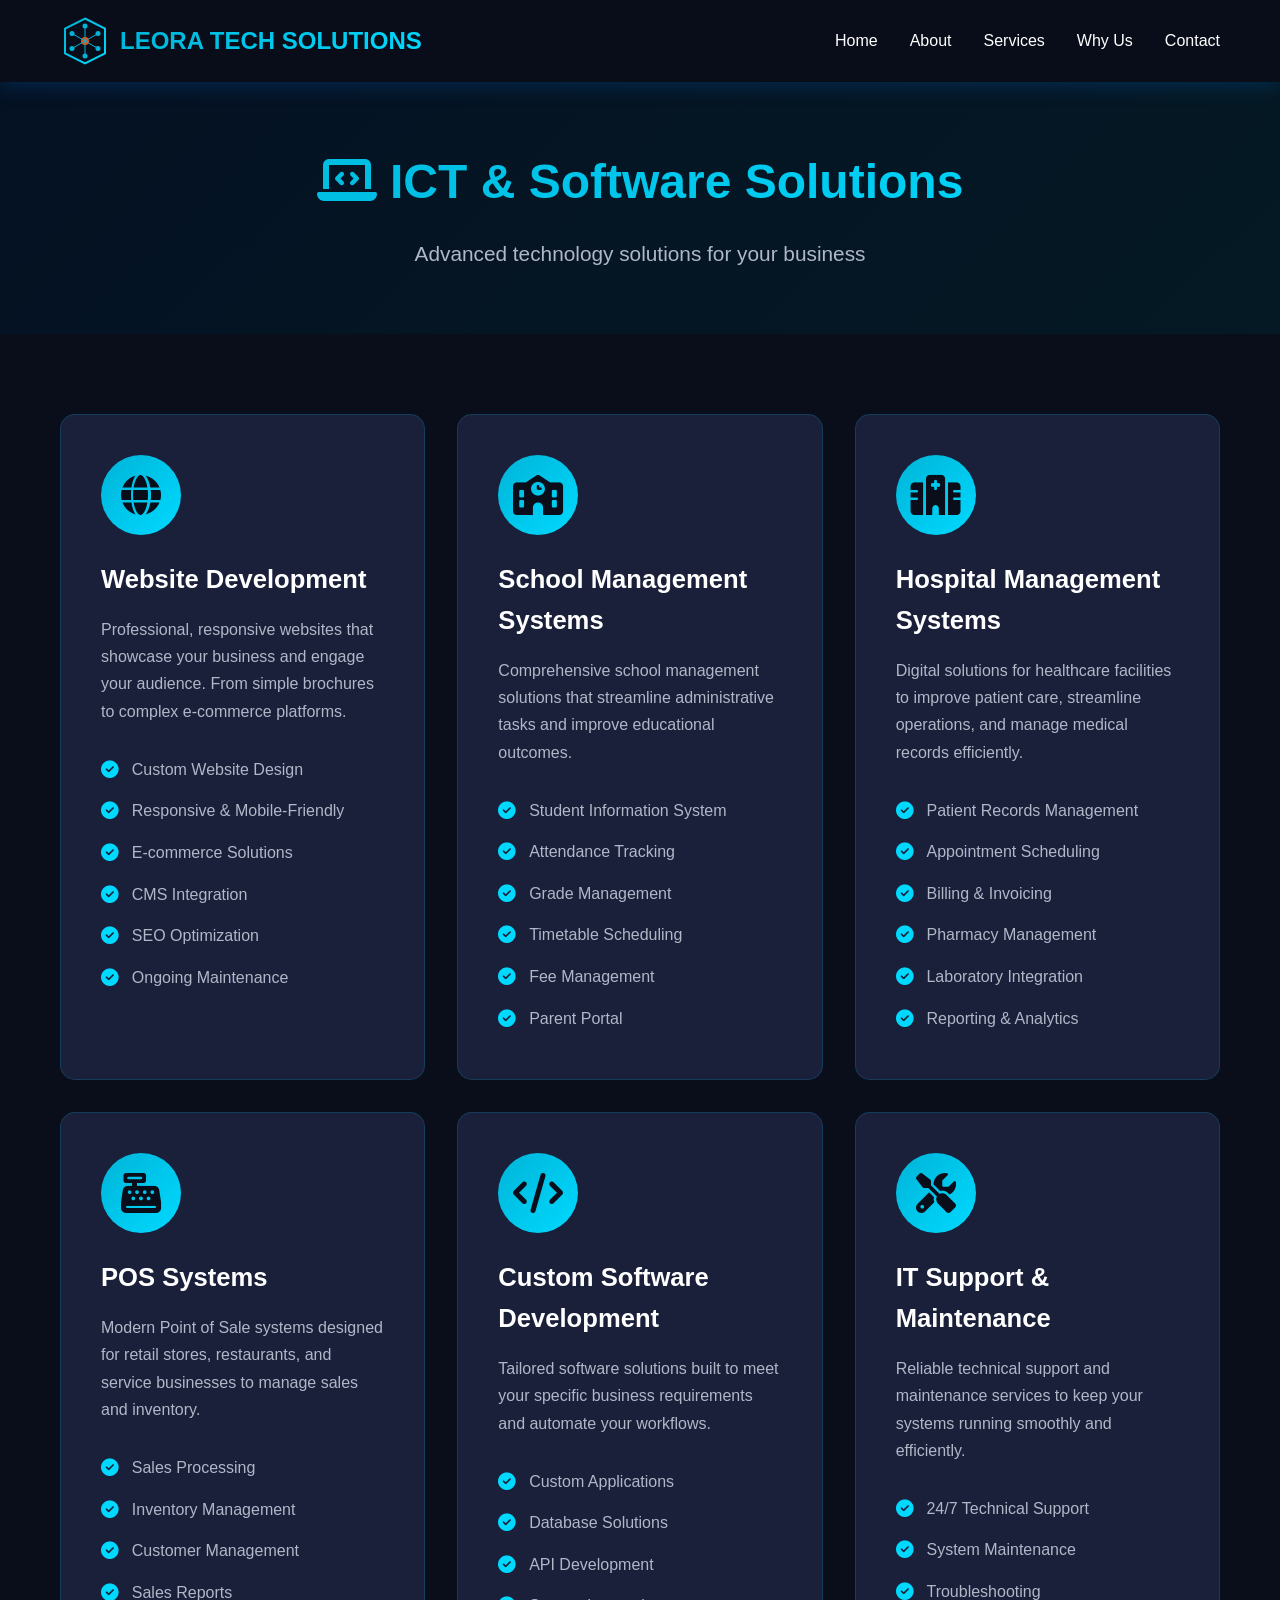
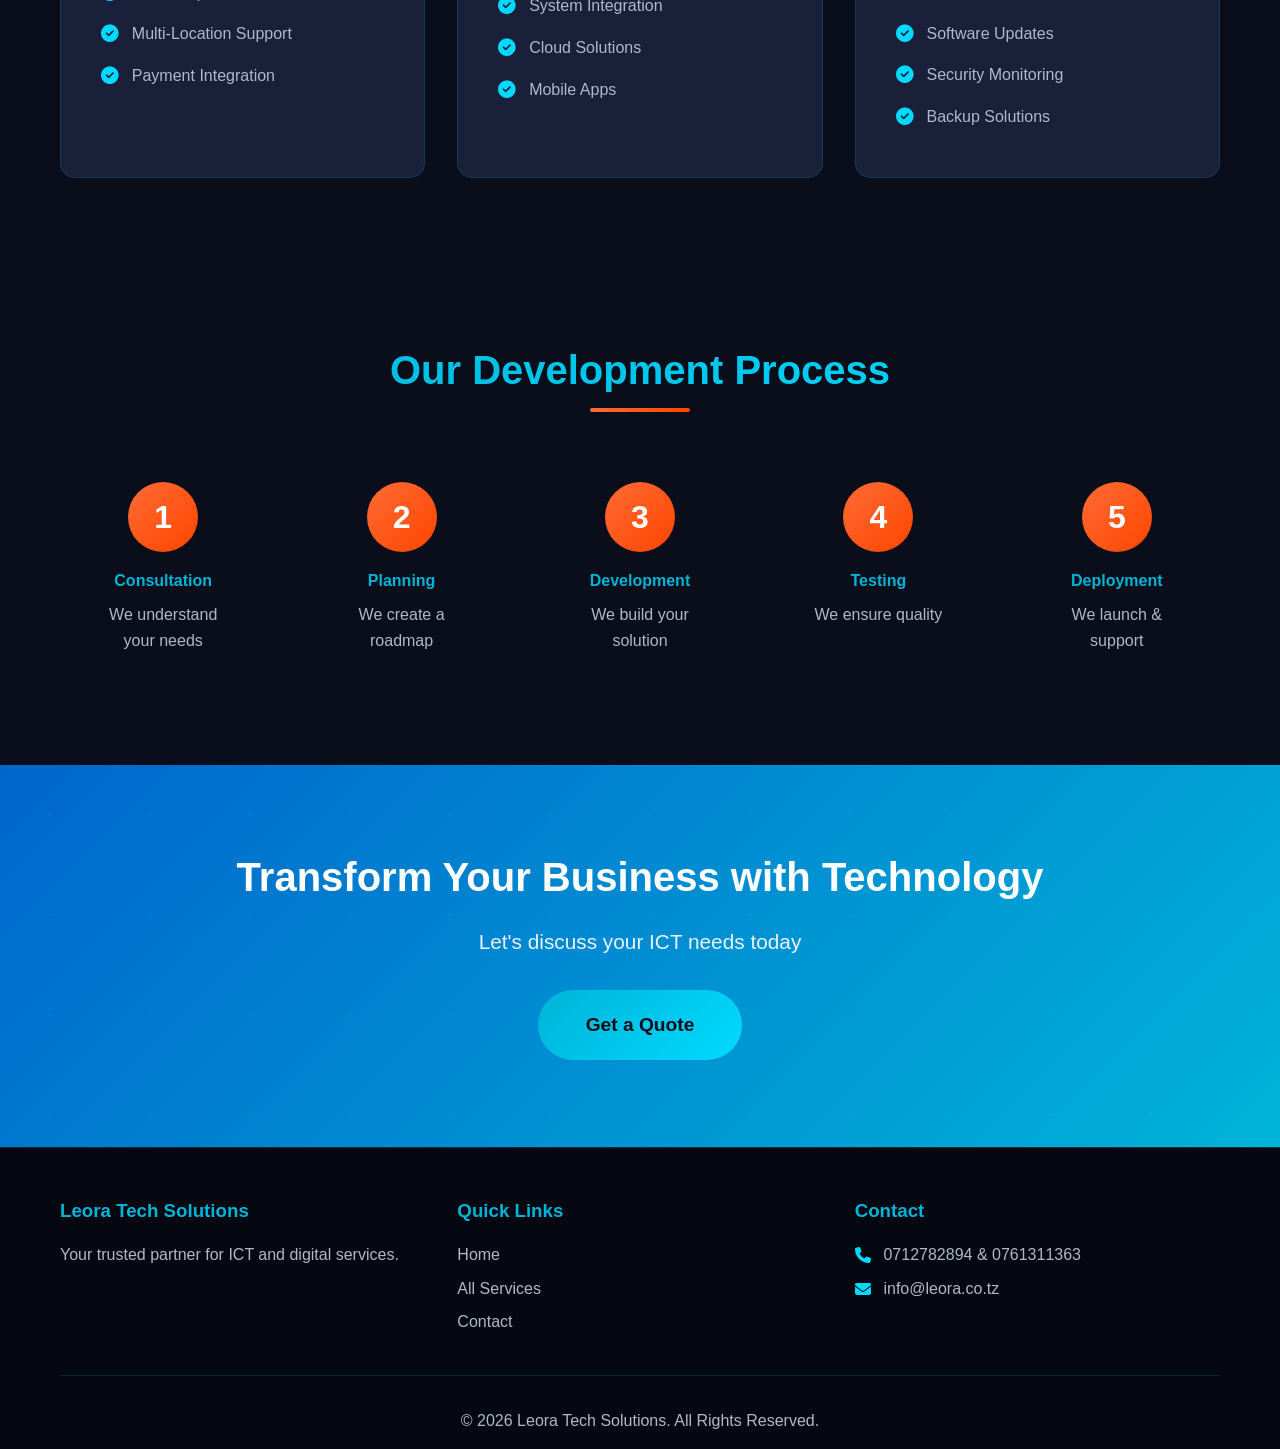
<file: ict-services.html>
<!DOCTYPE html>
<html lang="en">
<head>
    <meta charset="UTF-8">
    <meta name="viewport" content="width=device-width, initial-scale=1.0">
    <title>ICT & Software Solutions - Leora Tech Solutions</title>
    <link rel="stylesheet" href="styles.css">
    <link rel="stylesheet" href="https://cdnjs.cloudflare.com/ajax/libs/font-awesome/6.4.0/css/all.min.css">
</head>
<body>
    <!-- Navigation -->
    <nav class="navbar">
        <div class="container">
            <div class="logo">
                <svg class="logo-img" viewBox="0 0 100 100" xmlns="http://www.w3.org/2000/svg">
  <defs>
    <linearGradient id="logoGrad" x1="0%" y1="0%" x2="100%" y2="100%">
      <stop offset="0%" style="stop-color:#00b4d8;stop-opacity:1" />
      <stop offset="100%" style="stop-color:#00d9ff;stop-opacity:1" />
    </linearGradient>
  </defs>
  <!-- Hexagon Border -->
  <polygon points="50,5 90,25 90,75 50,95 10,75 10,25" fill="none" stroke="url(#logoGrad)" stroke-width="4"/>
  <!-- Center Red Node -->
  <circle cx="50" cy="50" r="8" fill="#ff4500"/>
  <!-- Outer Blue Nodes -->
  <circle cx="50" cy="20" r="5" fill="#00b4d8"/>
  <circle cx="76" cy="35" r="5" fill="#00b4d8"/>
  <circle cx="76" cy="65" r="5" fill="#00b4d8"/>
  <circle cx="50" cy="80" r="5" fill="#00b4d8"/>
  <circle cx="24" cy="65" r="5" fill="#00b4d8"/>
  <circle cx="24" cy="35" r="5" fill="#00b4d8"/>
  <!-- Connecting Lines -->
  <line x1="50" y1="50" x2="50" y2="20" stroke="#00b4d8" stroke-width="2"/>
  <line x1="50" y1="50" x2="76" y2="35" stroke="#00b4d8" stroke-width="2"/>
  <line x1="50" y1="50" x2="76" y2="65" stroke="#00b4d8" stroke-width="2"/>
  <line x1="50" y1="50" x2="50" y2="80" stroke="#00b4d8" stroke-width="2"/>
  <line x1="50" y1="50" x2="24" y2="65" stroke="#00b4d8" stroke-width="2"/>
  <line x1="50" y1="50" x2="24" y2="35" stroke="#00b4d8" stroke-width="2"/>
</svg>
                <span class="logo-text">LEORA TECH SOLUTIONS</span>
            </div>
            <ul class="nav-links">
                <li><a href="index.html">Home</a></li>
                <li><a href="about.html">About</a></li>
                <li><a href="services.html" class="active">Services</a></li>
                <li><a href="why-us.html">Why Us</a></li>
                <li><a href="contact.html">Contact</a></li>
            </ul>
            <div class="burger">
                <div class="line1"></div>
                <div class="line2"></div>
                <div class="line3"></div>
            </div>
        </div>
    </nav>

    <!-- Page Header -->
    <section class="page-header">
        <div class="container">
            <h1><i class="fas fa-laptop-code"></i> ICT & Software Solutions</h1>
            <p>Advanced technology solutions for your business</p>
        </div>
    </section>

    <!-- Services Detail -->
    <section class="service-detail-section">
        <div class="container">
            <div class="service-detail-grid">
                <div class="detail-card">
                    <div class="detail-icon">
                        <i class="fas fa-globe"></i>
                    </div>
                    <h3>Website Development</h3>
                    <p>Professional, responsive websites that showcase your business and engage your audience. From simple brochures to complex e-commerce platforms.</p>
                    <ul class="feature-list">
                        <li><i class="fas fa-check-circle"></i> Custom Website Design</li>
                        <li><i class="fas fa-check-circle"></i> Responsive & Mobile-Friendly</li>
                        <li><i class="fas fa-check-circle"></i> E-commerce Solutions</li>
                        <li><i class="fas fa-check-circle"></i> CMS Integration</li>
                        <li><i class="fas fa-check-circle"></i> SEO Optimization</li>
                        <li><i class="fas fa-check-circle"></i> Ongoing Maintenance</li>
                    </ul>
                </div>

                <div class="detail-card">
                    <div class="detail-icon">
                        <i class="fas fa-school"></i>
                    </div>
                    <h3>School Management Systems</h3>
                    <p>Comprehensive school management solutions that streamline administrative tasks and improve educational outcomes.</p>
                    <ul class="feature-list">
                        <li><i class="fas fa-check-circle"></i> Student Information System</li>
                        <li><i class="fas fa-check-circle"></i> Attendance Tracking</li>
                        <li><i class="fas fa-check-circle"></i> Grade Management</li>
                        <li><i class="fas fa-check-circle"></i> Timetable Scheduling</li>
                        <li><i class="fas fa-check-circle"></i> Fee Management</li>
                        <li><i class="fas fa-check-circle"></i> Parent Portal</li>
                    </ul>
                </div>

                <div class="detail-card">
                    <div class="detail-icon">
                        <i class="fas fa-hospital"></i>
                    </div>
                    <h3>Hospital Management Systems</h3>
                    <p>Digital solutions for healthcare facilities to improve patient care, streamline operations, and manage medical records efficiently.</p>
                    <ul class="feature-list">
                        <li><i class="fas fa-check-circle"></i> Patient Records Management</li>
                        <li><i class="fas fa-check-circle"></i> Appointment Scheduling</li>
                        <li><i class="fas fa-check-circle"></i> Billing & Invoicing</li>
                        <li><i class="fas fa-check-circle"></i> Pharmacy Management</li>
                        <li><i class="fas fa-check-circle"></i> Laboratory Integration</li>
                        <li><i class="fas fa-check-circle"></i> Reporting & Analytics</li>
                    </ul>
                </div>

                <div class="detail-card">
                    <div class="detail-icon">
                        <i class="fas fa-cash-register"></i>
                    </div>
                    <h3>POS Systems</h3>
                    <p>Modern Point of Sale systems designed for retail stores, restaurants, and service businesses to manage sales and inventory.</p>
                    <ul class="feature-list">
                        <li><i class="fas fa-check-circle"></i> Sales Processing</li>
                        <li><i class="fas fa-check-circle"></i> Inventory Management</li>
                        <li><i class="fas fa-check-circle"></i> Customer Management</li>
                        <li><i class="fas fa-check-circle"></i> Sales Reports</li>
                        <li><i class="fas fa-check-circle"></i> Multi-Location Support</li>
                        <li><i class="fas fa-check-circle"></i> Payment Integration</li>
                    </ul>
                </div>

                <div class="detail-card">
                    <div class="detail-icon">
                        <i class="fas fa-code"></i>
                    </div>
                    <h3>Custom Software Development</h3>
                    <p>Tailored software solutions built to meet your specific business requirements and automate your workflows.</p>
                    <ul class="feature-list">
                        <li><i class="fas fa-check-circle"></i> Custom Applications</li>
                        <li><i class="fas fa-check-circle"></i> Database Solutions</li>
                        <li><i class="fas fa-check-circle"></i> API Development</li>
                        <li><i class="fas fa-check-circle"></i> System Integration</li>
                        <li><i class="fas fa-check-circle"></i> Cloud Solutions</li>
                        <li><i class="fas fa-check-circle"></i> Mobile Apps</li>
                    </ul>
                </div>

                <div class="detail-card">
                    <div class="detail-icon">
                        <i class="fas fa-tools"></i>
                    </div>
                    <h3>IT Support & Maintenance</h3>
                    <p>Reliable technical support and maintenance services to keep your systems running smoothly and efficiently.</p>
                    <ul class="feature-list">
                        <li><i class="fas fa-check-circle"></i> 24/7 Technical Support</li>
                        <li><i class="fas fa-check-circle"></i> System Maintenance</li>
                        <li><i class="fas fa-check-circle"></i> Troubleshooting</li>
                        <li><i class="fas fa-check-circle"></i> Software Updates</li>
                        <li><i class="fas fa-check-circle"></i> Security Monitoring</li>
                        <li><i class="fas fa-check-circle"></i> Backup Solutions</li>
                    </ul>
                </div>
            </div>
        </div>
    </section>

    <!-- Process -->
    <section class="process-section">
        <div class="container">
            <h2 class="section-title">Our Development Process</h2>
            <div class="process-grid">
                <div class="process-step">
                    <div class="step-number">1</div>
                    <h4>Consultation</h4>
                    <p>We understand your needs</p>
                </div>
                <div class="process-step">
                    <div class="step-number">2</div>
                    <h4>Planning</h4>
                    <p>We create a roadmap</p>
                </div>
                <div class="process-step">
                    <div class="step-number">3</div>
                    <h4>Development</h4>
                    <p>We build your solution</p>
                </div>
                <div class="process-step">
                    <div class="step-number">4</div>
                    <h4>Testing</h4>
                    <p>We ensure quality</p>
                </div>
                <div class="process-step">
                    <div class="step-number">5</div>
                    <h4>Deployment</h4>
                    <p>We launch & support</p>
                </div>
            </div>
        </div>
    </section>

    <!-- CTA -->
    <section class="cta-section">
        <div class="container">
            <h2>Transform Your Business with Technology</h2>
            <p>Let's discuss your ICT needs today</p>
            <a href="contact.html" class="btn btn-primary btn-large">Get a Quote</a>
        </div>
    </section>

    <!-- Footer -->
    <footer class="footer">
        <div class="container">
            <div class="footer-grid">
                <div class="footer-section">
                    <h3>Leora Tech Solutions</h3>
                    <p>Your trusted partner for ICT and digital services.</p>
                </div>
                <div class="footer-section">
                    <h3>Quick Links</h3>
                    <ul>
                        <li><a href="index.html">Home</a></li>
                        <li><a href="services.html">All Services</a></li>
                        <li><a href="contact.html">Contact</a></li>
                    </ul>
                </div>
                <div class="footer-section">
                    <h3>Contact</h3>
                    <ul class="contact-info">
                        <li><i class="fas fa-phone"></i> 0712782894 & 0761311363</li>
                        <li><i class="fas fa-envelope"></i> info@leora.co.tz</li>
                    </ul>
                </div>
            </div>
            <div class="footer-bottom">
                <p>&copy; 2026 Leora Tech Solutions. All Rights Reserved.</p>
            </div>
        </div>
    </footer>

    <script src="script.js"></script>
</body>
</html>
</file>
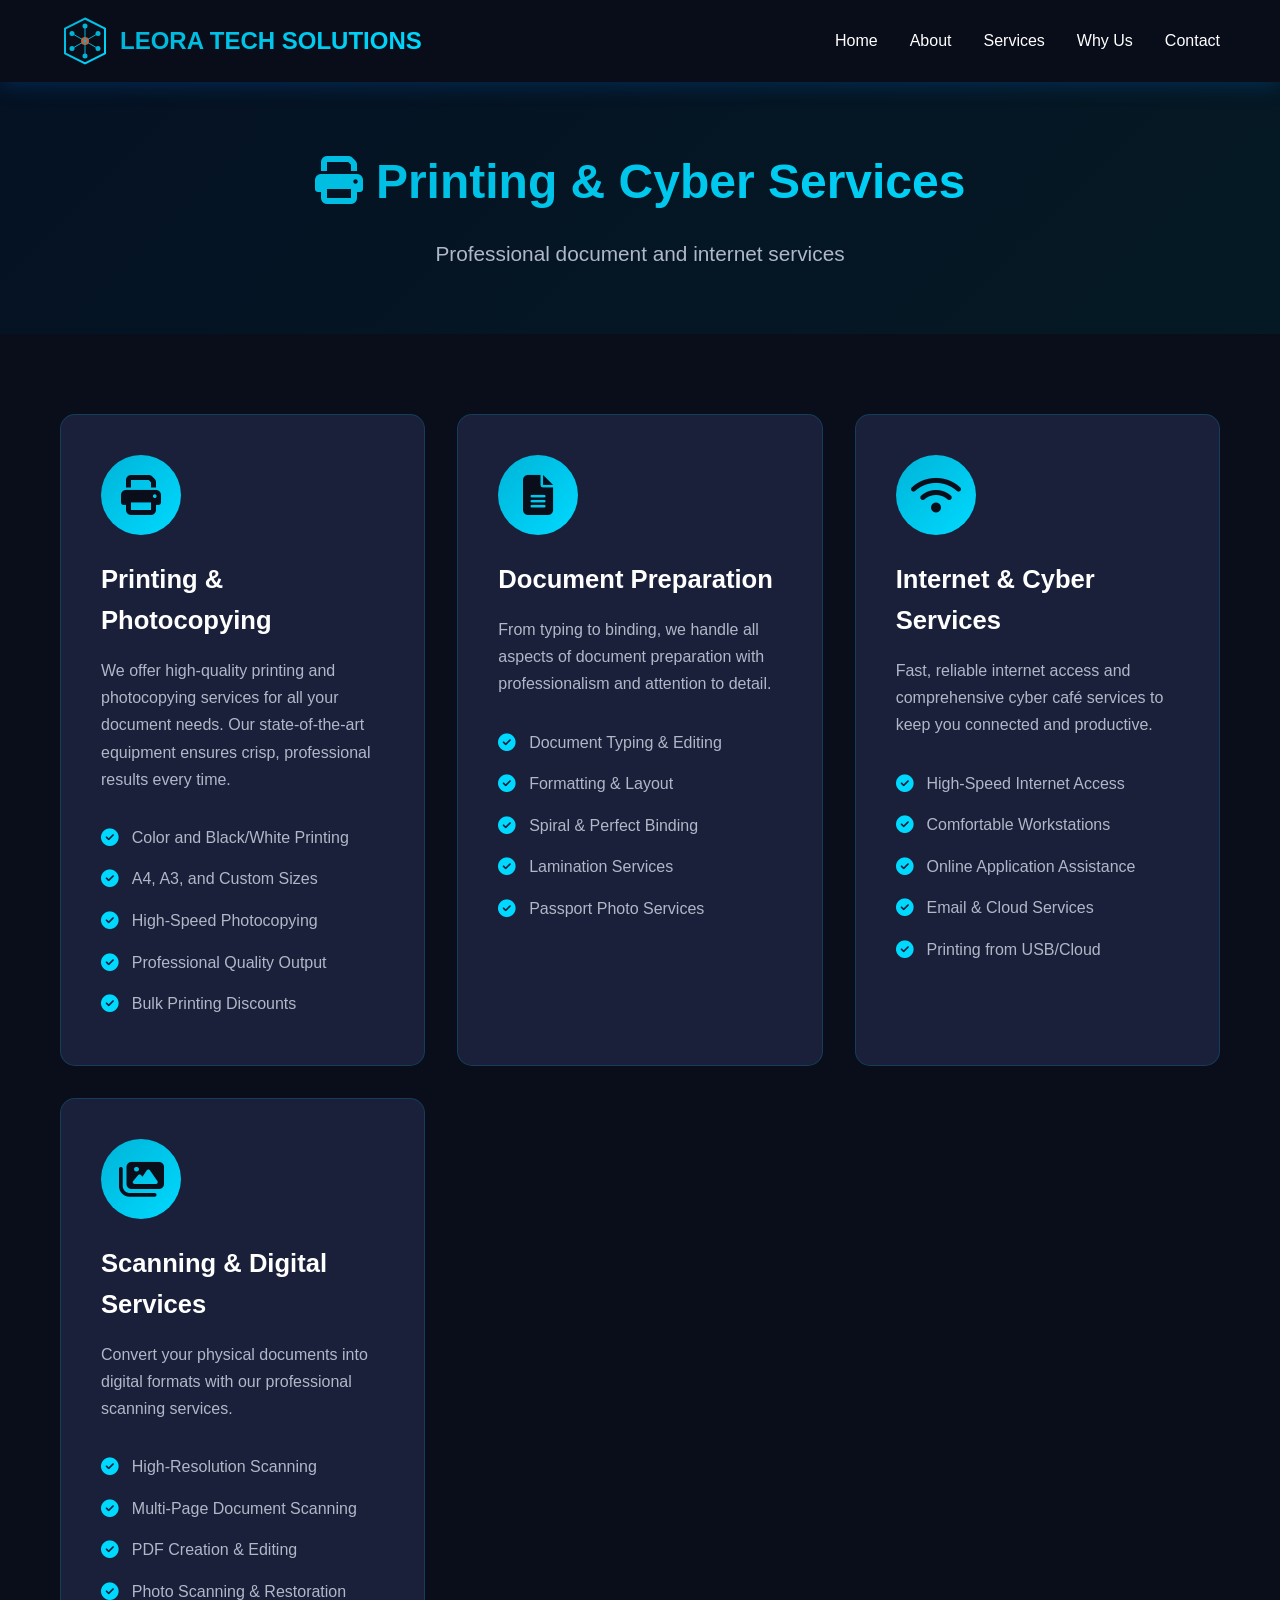
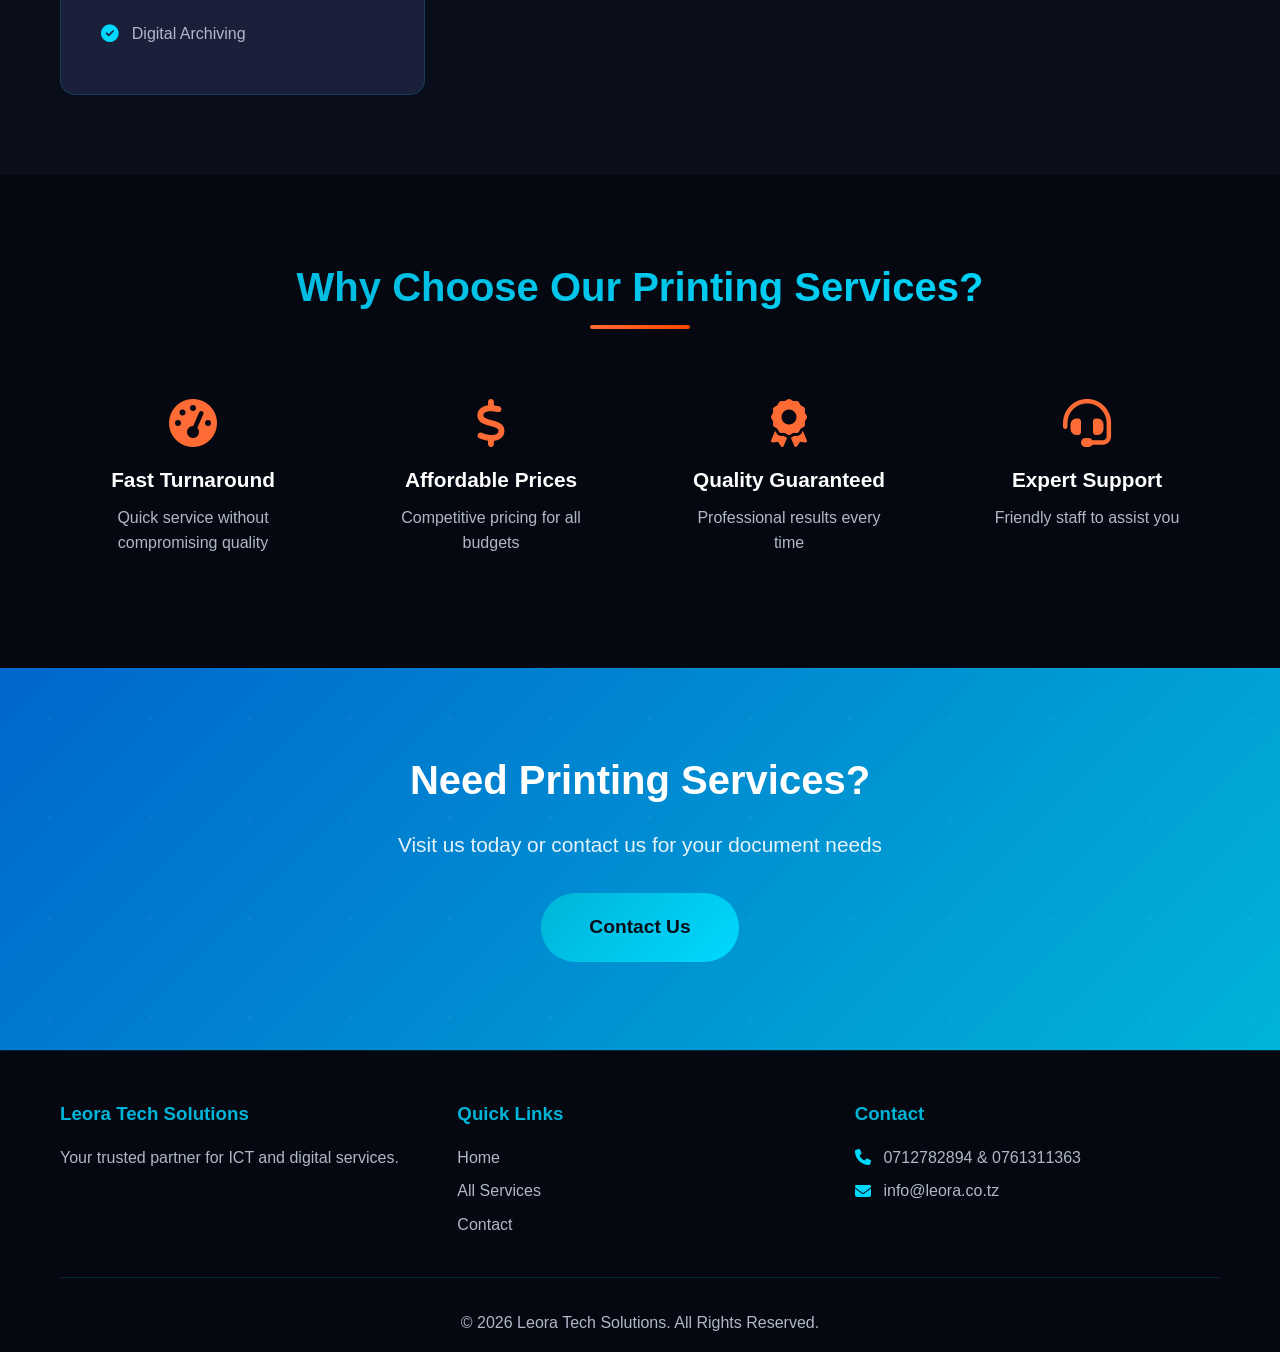
<file: printing-services.html>
<!DOCTYPE html>
<html lang="en">
<head>
    <meta charset="UTF-8">
    <meta name="viewport" content="width=device-width, initial-scale=1.0">
    <title>Printing & Cyber Services - Leora Tech Solutions</title>
    <link rel="stylesheet" href="styles.css">
    <link rel="stylesheet" href="https://cdnjs.cloudflare.com/ajax/libs/font-awesome/6.4.0/css/all.min.css">
</head>
<body>
    <!-- Navigation -->
    <nav class="navbar">
        <div class="container">
            <div class="logo">
                <svg class="logo-img" viewBox="0 0 100 100" xmlns="http://www.w3.org/2000/svg">
  <defs>
    <linearGradient id="logoGrad" x1="0%" y1="0%" x2="100%" y2="100%">
      <stop offset="0%" style="stop-color:#00b4d8;stop-opacity:1" />
      <stop offset="100%" style="stop-color:#00d9ff;stop-opacity:1" />
    </linearGradient>
  </defs>
  <!-- Hexagon Border -->
  <polygon points="50,5 90,25 90,75 50,95 10,75 10,25" fill="none" stroke="url(#logoGrad)" stroke-width="4"/>
  <!-- Center Red Node -->
  <circle cx="50" cy="50" r="8" fill="#ff4500"/>
  <!-- Outer Blue Nodes -->
  <circle cx="50" cy="20" r="5" fill="#00b4d8"/>
  <circle cx="76" cy="35" r="5" fill="#00b4d8"/>
  <circle cx="76" cy="65" r="5" fill="#00b4d8"/>
  <circle cx="50" cy="80" r="5" fill="#00b4d8"/>
  <circle cx="24" cy="65" r="5" fill="#00b4d8"/>
  <circle cx="24" cy="35" r="5" fill="#00b4d8"/>
  <!-- Connecting Lines -->
  <line x1="50" y1="50" x2="50" y2="20" stroke="#00b4d8" stroke-width="2"/>
  <line x1="50" y1="50" x2="76" y2="35" stroke="#00b4d8" stroke-width="2"/>
  <line x1="50" y1="50" x2="76" y2="65" stroke="#00b4d8" stroke-width="2"/>
  <line x1="50" y1="50" x2="50" y2="80" stroke="#00b4d8" stroke-width="2"/>
  <line x1="50" y1="50" x2="24" y2="65" stroke="#00b4d8" stroke-width="2"/>
  <line x1="50" y1="50" x2="24" y2="35" stroke="#00b4d8" stroke-width="2"/>
</svg>
                <span class="logo-text">LEORA TECH SOLUTIONS</span>
            </div>
            <ul class="nav-links">
                <li><a href="index.html">Home</a></li>
                <li><a href="about.html">About</a></li>
                <li><a href="services.html" class="active">Services</a></li>
                <li><a href="why-us.html">Why Us</a></li>
                <li><a href="contact.html">Contact</a></li>
            </ul>
            <div class="burger">
                <div class="line1"></div>
                <div class="line2"></div>
                <div class="line3"></div>
            </div>
        </div>
    </nav>

    <!-- Page Header -->
    <section class="page-header">
        <div class="container">
            <h1><i class="fas fa-print"></i> Printing & Cyber Services</h1>
            <p>Professional document and internet services</p>
        </div>
    </section>

    <!-- Services Detail -->
    <section class="service-detail-section">
        <div class="container">
            <div class="service-detail-grid">
                <div class="detail-card">
                    <div class="detail-icon">
                        <i class="fas fa-print"></i>
                    </div>
                    <h3>Printing & Photocopying</h3>
                    <p>We offer high-quality printing and photocopying services for all your document needs. Our state-of-the-art equipment ensures crisp, professional results every time.</p>
                    <ul class="feature-list">
                        <li><i class="fas fa-check-circle"></i> Color and Black/White Printing</li>
                        <li><i class="fas fa-check-circle"></i> A4, A3, and Custom Sizes</li>
                        <li><i class="fas fa-check-circle"></i> High-Speed Photocopying</li>
                        <li><i class="fas fa-check-circle"></i> Professional Quality Output</li>
                        <li><i class="fas fa-check-circle"></i> Bulk Printing Discounts</li>
                    </ul>
                </div>

                <div class="detail-card">
                    <div class="detail-icon">
                        <i class="fas fa-file-alt"></i>
                    </div>
                    <h3>Document Preparation</h3>
                    <p>From typing to binding, we handle all aspects of document preparation with professionalism and attention to detail.</p>
                    <ul class="feature-list">
                        <li><i class="fas fa-check-circle"></i> Document Typing & Editing</li>
                        <li><i class="fas fa-check-circle"></i> Formatting & Layout</li>
                        <li><i class="fas fa-check-circle"></i> Spiral & Perfect Binding</li>
                        <li><i class="fas fa-check-circle"></i> Lamination Services</li>
                        <li><i class="fas fa-check-circle"></i> Passport Photo Services</li>
                    </ul>
                </div>

                <div class="detail-card">
                    <div class="detail-icon">
                        <i class="fas fa-wifi"></i>
                    </div>
                    <h3>Internet & Cyber Services</h3>
                    <p>Fast, reliable internet access and comprehensive cyber café services to keep you connected and productive.</p>
                    <ul class="feature-list">
                        <li><i class="fas fa-check-circle"></i> High-Speed Internet Access</li>
                        <li><i class="fas fa-check-circle"></i> Comfortable Workstations</li>
                        <li><i class="fas fa-check-circle"></i> Online Application Assistance</li>
                        <li><i class="fas fa-check-circle"></i> Email & Cloud Services</li>
                        <li><i class="fas fa-check-circle"></i> Printing from USB/Cloud</li>
                    </ul>
                </div>

                <div class="detail-card">
                    <div class="detail-icon">
                        <i class="fas fa-images"></i>
                    </div>
                    <h3>Scanning & Digital Services</h3>
                    <p>Convert your physical documents into digital formats with our professional scanning services.</p>
                    <ul class="feature-list">
                        <li><i class="fas fa-check-circle"></i> High-Resolution Scanning</li>
                        <li><i class="fas fa-check-circle"></i> Multi-Page Document Scanning</li>
                        <li><i class="fas fa-check-circle"></i> PDF Creation & Editing</li>
                        <li><i class="fas fa-check-circle"></i> Photo Scanning & Restoration</li>
                        <li><i class="fas fa-check-circle"></i> Digital Archiving</li>
                    </ul>
                </div>
            </div>
        </div>
    </section>

    <!-- Pricing Info -->
    <section class="pricing-info">
        <div class="container">
            <h2 class="section-title">Why Choose Our Printing Services?</h2>
            <div class="benefits-grid">
                <div class="benefit-item">
                    <i class="fas fa-tachometer-alt"></i>
                    <h4>Fast Turnaround</h4>
                    <p>Quick service without compromising quality</p>
                </div>
                <div class="benefit-item">
                    <i class="fas fa-dollar-sign"></i>
                    <h4>Affordable Prices</h4>
                    <p>Competitive pricing for all budgets</p>
                </div>
                <div class="benefit-item">
                    <i class="fas fa-award"></i>
                    <h4>Quality Guaranteed</h4>
                    <p>Professional results every time</p>
                </div>
                <div class="benefit-item">
                    <i class="fas fa-headset"></i>
                    <h4>Expert Support</h4>
                    <p>Friendly staff to assist you</p>
                </div>
            </div>
        </div>
    </section>

    <!-- CTA -->
    <section class="cta-section">
        <div class="container">
            <h2>Need Printing Services?</h2>
            <p>Visit us today or contact us for your document needs</p>
            <a href="contact.html" class="btn btn-primary btn-large">Contact Us</a>
        </div>
    </section>

    <!-- Footer -->
    <footer class="footer">
        <div class="container">
            <div class="footer-grid">
                <div class="footer-section">
                    <h3>Leora Tech Solutions</h3>
                    <p>Your trusted partner for ICT and digital services.</p>
                </div>
                <div class="footer-section">
                    <h3>Quick Links</h3>
                    <ul>
                        <li><a href="index.html">Home</a></li>
                        <li><a href="services.html">All Services</a></li>
                        <li><a href="contact.html">Contact</a></li>
                    </ul>
                </div>
                <div class="footer-section">
                    <h3>Contact</h3>
                    <ul class="contact-info">
                        <li><i class="fas fa-phone"></i> 0712782894 & 0761311363</li>
                        <li><i class="fas fa-envelope"></i> info@leora.co.tz</li>
                    </ul>
                </div>
            </div>
            <div class="footer-bottom">
                <p>&copy; 2026 Leora Tech Solutions. All Rights Reserved.</p>
            </div>
        </div>
    </footer>

    <script src="script.js"></script>
</body>
</html>
</file>
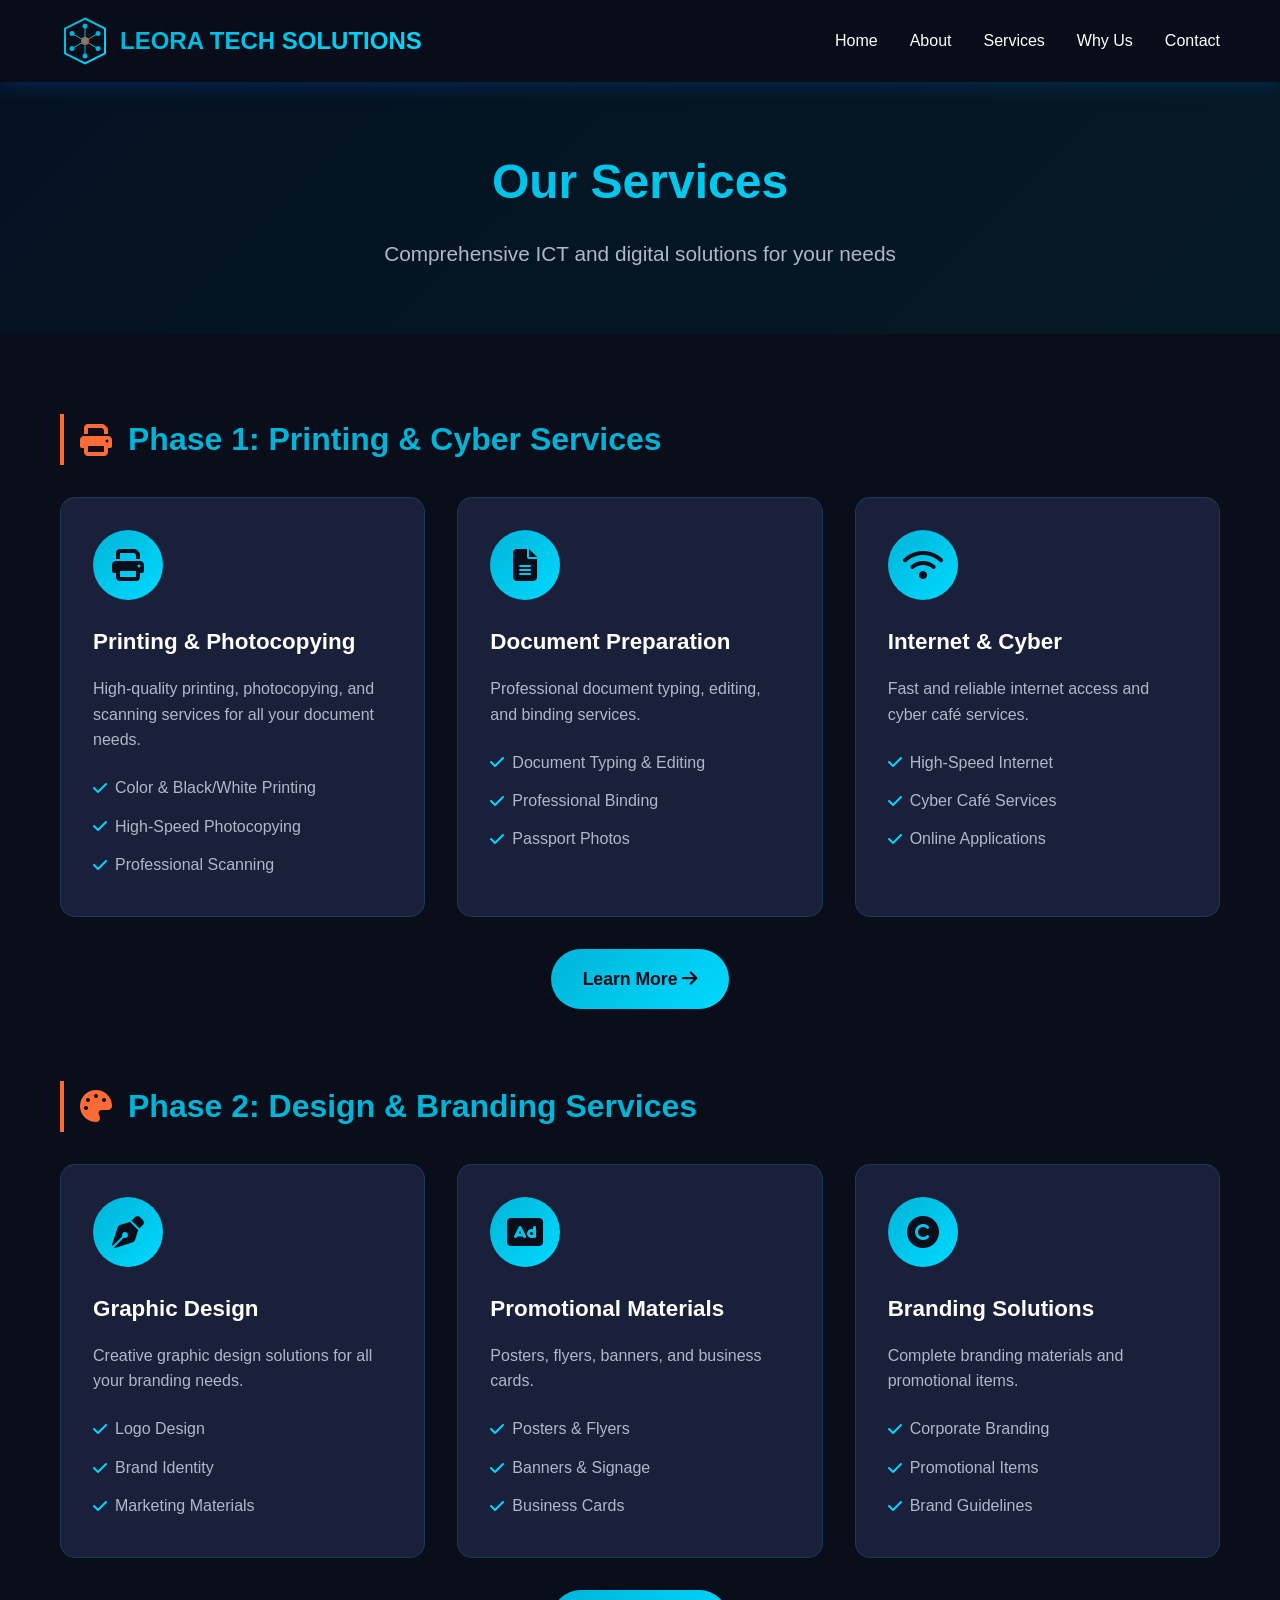
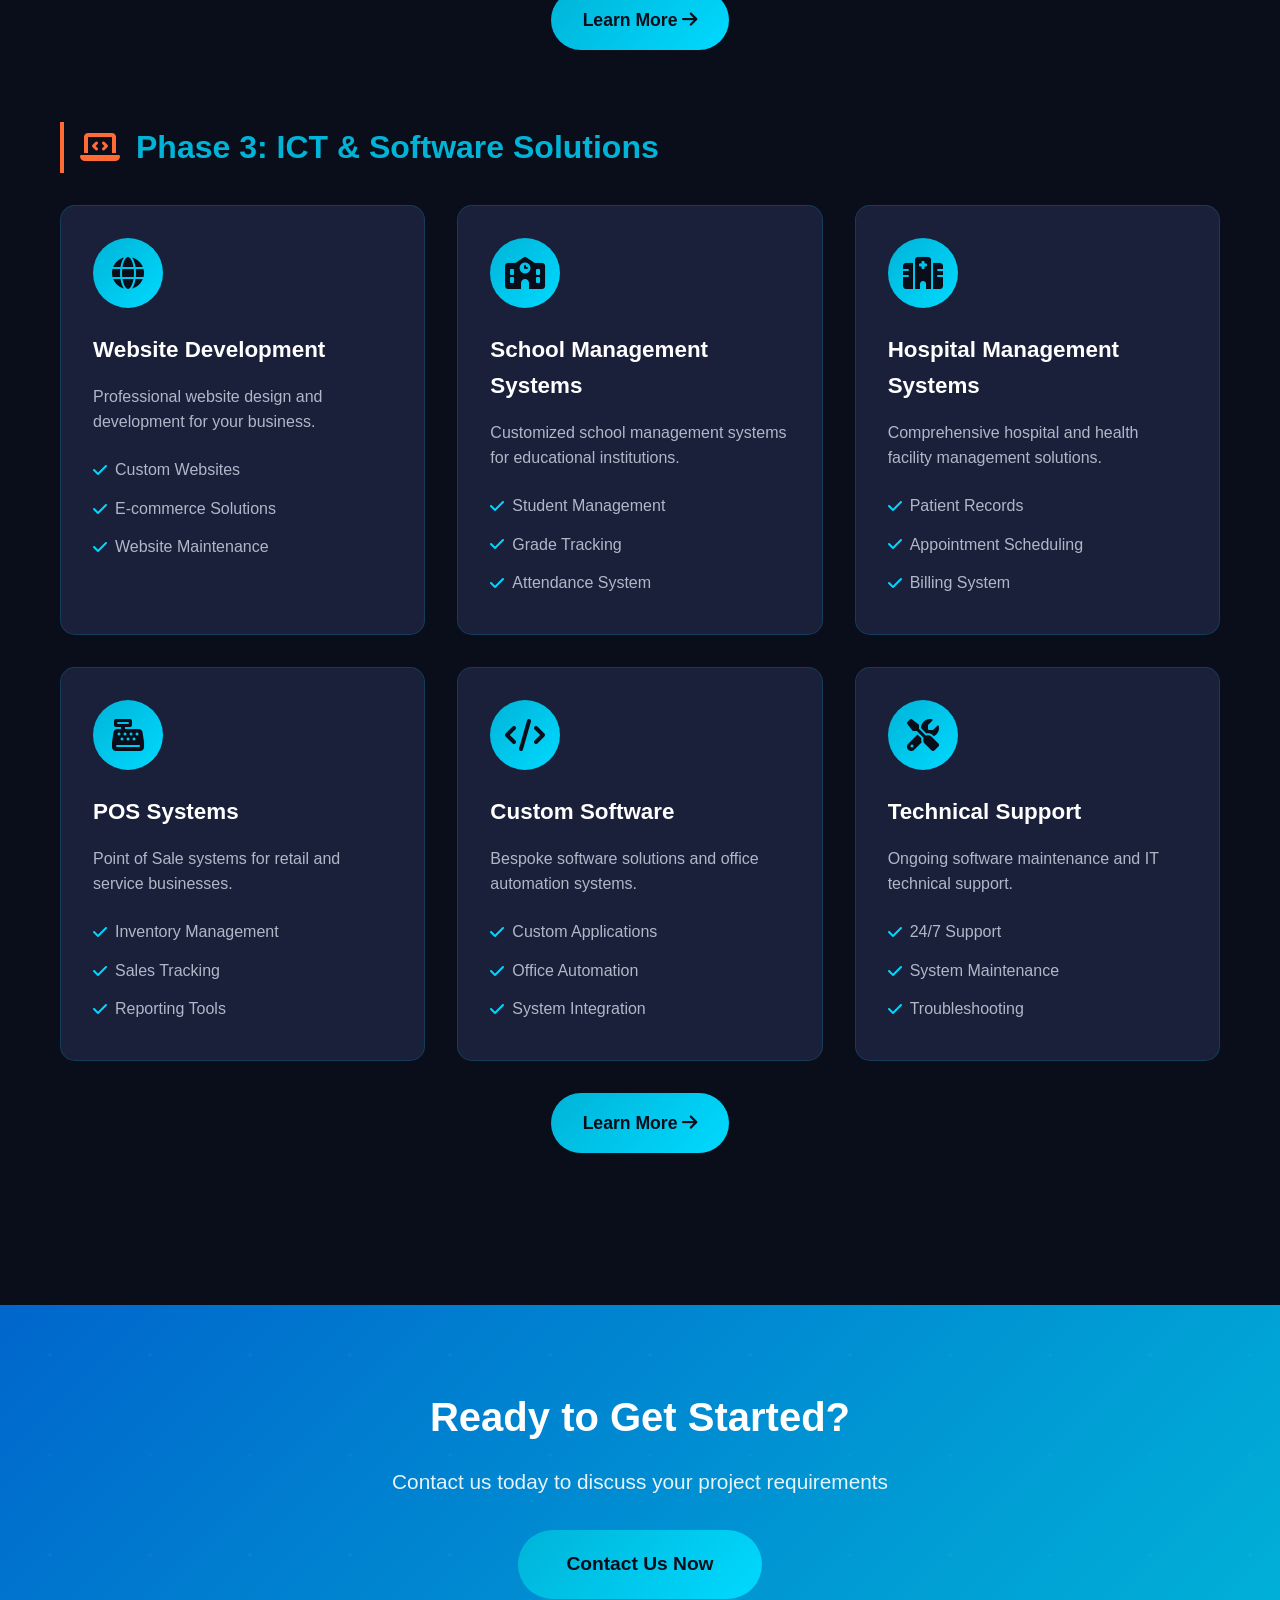
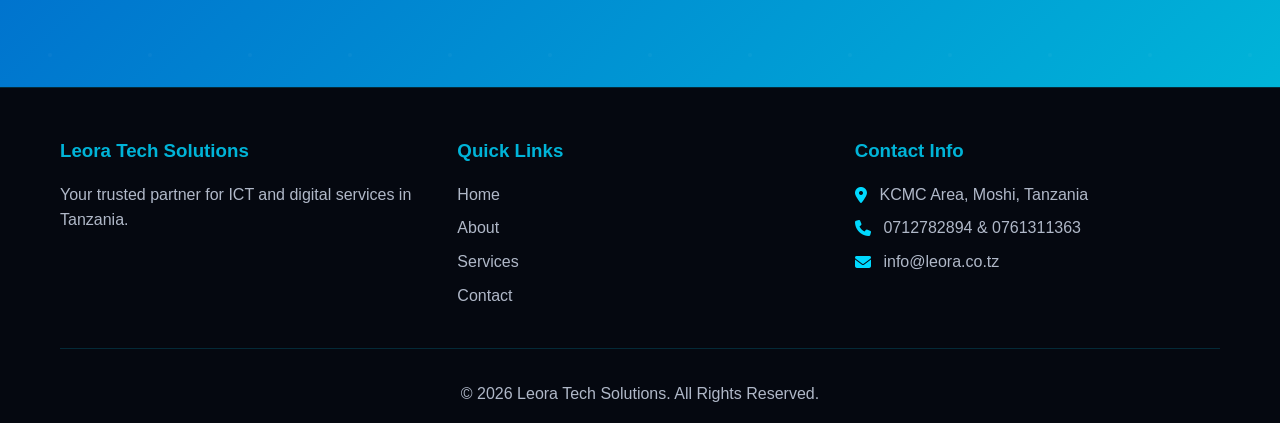
<file: services.html>
<!DOCTYPE html>
<html lang="en">
<head>
    <meta charset="UTF-8">
    <meta name="viewport" content="width=device-width, initial-scale=1.0">
    <title>Our Services - Leora Tech Solutions</title>
    <link rel="stylesheet" href="styles.css">
    <link rel="stylesheet" href="https://cdnjs.cloudflare.com/ajax/libs/font-awesome/6.4.0/css/all.min.css">
</head>
<body>
    <!-- Navigation -->
    <nav class="navbar">
        <div class="container">
            <div class="logo">
                <svg class="logo-img" viewBox="0 0 100 100" xmlns="http://www.w3.org/2000/svg">
  <defs>
    <linearGradient id="logoGrad" x1="0%" y1="0%" x2="100%" y2="100%">
      <stop offset="0%" style="stop-color:#00b4d8;stop-opacity:1" />
      <stop offset="100%" style="stop-color:#00d9ff;stop-opacity:1" />
    </linearGradient>
  </defs>
  <!-- Hexagon Border -->
  <polygon points="50,5 90,25 90,75 50,95 10,75 10,25" fill="none" stroke="url(#logoGrad)" stroke-width="4"/>
  <!-- Center Red Node -->
  <circle cx="50" cy="50" r="8" fill="#ff4500"/>
  <!-- Outer Blue Nodes -->
  <circle cx="50" cy="20" r="5" fill="#00b4d8"/>
  <circle cx="76" cy="35" r="5" fill="#00b4d8"/>
  <circle cx="76" cy="65" r="5" fill="#00b4d8"/>
  <circle cx="50" cy="80" r="5" fill="#00b4d8"/>
  <circle cx="24" cy="65" r="5" fill="#00b4d8"/>
  <circle cx="24" cy="35" r="5" fill="#00b4d8"/>
  <!-- Connecting Lines -->
  <line x1="50" y1="50" x2="50" y2="20" stroke="#00b4d8" stroke-width="2"/>
  <line x1="50" y1="50" x2="76" y2="35" stroke="#00b4d8" stroke-width="2"/>
  <line x1="50" y1="50" x2="76" y2="65" stroke="#00b4d8" stroke-width="2"/>
  <line x1="50" y1="50" x2="50" y2="80" stroke="#00b4d8" stroke-width="2"/>
  <line x1="50" y1="50" x2="24" y2="65" stroke="#00b4d8" stroke-width="2"/>
  <line x1="50" y1="50" x2="24" y2="35" stroke="#00b4d8" stroke-width="2"/>
</svg>
                <span class="logo-text">LEORA TECH SOLUTIONS</span>
            </div>
            <ul class="nav-links">
                <li><a href="index.html">Home</a></li>
                <li><a href="about.html">About</a></li>
                <li><a href="services.html" class="active">Services</a></li>
                <li><a href="why-us.html">Why Us</a></li>
                <li><a href="contact.html">Contact</a></li>
            </ul>
            <div class="burger">
                <div class="line1"></div>
                <div class="line2"></div>
                <div class="line3"></div>
            </div>
        </div>
    </nav>

    <!-- Page Header -->
    <section class="page-header">
        <div class="container">
            <h1>Our Services</h1>
            <p>Comprehensive ICT and digital solutions for your needs</p>
        </div>
    </section>

    <!-- Services Overview -->
    <section class="services-overview">
        <div class="container">
            <div class="phase-container">
                <h2 class="phase-title">
                    <i class="fas fa-print"></i>
                    Phase 1: Printing & Cyber Services
                </h2>
                <div class="services-grid">
                    <div class="service-detail-card">
                        <div class="service-icon">
                            <i class="fas fa-print"></i>
                        </div>
                        <h3>Printing & Photocopying</h3>
                        <p>High-quality printing, photocopying, and scanning services for all your document needs.</p>
                        <ul>
                            <li><i class="fas fa-check"></i> Color & Black/White Printing</li>
                            <li><i class="fas fa-check"></i> High-Speed Photocopying</li>
                            <li><i class="fas fa-check"></i> Professional Scanning</li>
                        </ul>
                    </div>
                    <div class="service-detail-card">
                        <div class="service-icon">
                            <i class="fas fa-file-alt"></i>
                        </div>
                        <h3>Document Preparation</h3>
                        <p>Professional document typing, editing, and binding services.</p>
                        <ul>
                            <li><i class="fas fa-check"></i> Document Typing & Editing</li>
                            <li><i class="fas fa-check"></i> Professional Binding</li>
                            <li><i class="fas fa-check"></i> Passport Photos</li>
                        </ul>
                    </div>
                    <div class="service-detail-card">
                        <div class="service-icon">
                            <i class="fas fa-wifi"></i>
                        </div>
                        <h3>Internet & Cyber</h3>
                        <p>Fast and reliable internet access and cyber café services.</p>
                        <ul>
                            <li><i class="fas fa-check"></i> High-Speed Internet</li>
                            <li><i class="fas fa-check"></i> Cyber Café Services</li>
                            <li><i class="fas fa-check"></i> Online Applications</li>
                        </ul>
                    </div>
                </div>
                <div class="text-center">
                    <a href="printing-services.html" class="btn btn-primary">Learn More <i class="fas fa-arrow-right"></i></a>
                </div>
            </div>

            <div class="phase-container">
                <h2 class="phase-title">
                    <i class="fas fa-palette"></i>
                    Phase 2: Design & Branding Services
                </h2>
                <div class="services-grid">
                    <div class="service-detail-card">
                        <div class="service-icon">
                            <i class="fas fa-pen-nib"></i>
                        </div>
                        <h3>Graphic Design</h3>
                        <p>Creative graphic design solutions for all your branding needs.</p>
                        <ul>
                            <li><i class="fas fa-check"></i> Logo Design</li>
                            <li><i class="fas fa-check"></i> Brand Identity</li>
                            <li><i class="fas fa-check"></i> Marketing Materials</li>
                        </ul>
                    </div>
                    <div class="service-detail-card">
                        <div class="service-icon">
                            <i class="fas fa-ad"></i>
                        </div>
                        <h3>Promotional Materials</h3>
                        <p>Posters, flyers, banners, and business cards.</p>
                        <ul>
                            <li><i class="fas fa-check"></i> Posters & Flyers</li>
                            <li><i class="fas fa-check"></i> Banners & Signage</li>
                            <li><i class="fas fa-check"></i> Business Cards</li>
                        </ul>
                    </div>
                    <div class="service-detail-card">
                        <div class="service-icon">
                            <i class="fas fa-copyright"></i>
                        </div>
                        <h3>Branding Solutions</h3>
                        <p>Complete branding materials and promotional items.</p>
                        <ul>
                            <li><i class="fas fa-check"></i> Corporate Branding</li>
                            <li><i class="fas fa-check"></i> Promotional Items</li>
                            <li><i class="fas fa-check"></i> Brand Guidelines</li>
                        </ul>
                    </div>
                </div>
                <div class="text-center">
                    <a href="design-services.html" class="btn btn-primary">Learn More <i class="fas fa-arrow-right"></i></a>
                </div>
            </div>

            <div class="phase-container">
                <h2 class="phase-title">
                    <i class="fas fa-laptop-code"></i>
                    Phase 3: ICT & Software Solutions
                </h2>
                <div class="services-grid">
                    <div class="service-detail-card">
                        <div class="service-icon">
                            <i class="fas fa-globe"></i>
                        </div>
                        <h3>Website Development</h3>
                        <p>Professional website design and development for your business.</p>
                        <ul>
                            <li><i class="fas fa-check"></i> Custom Websites</li>
                            <li><i class="fas fa-check"></i> E-commerce Solutions</li>
                            <li><i class="fas fa-check"></i> Website Maintenance</li>
                        </ul>
                    </div>
                    <div class="service-detail-card">
                        <div class="service-icon">
                            <i class="fas fa-school"></i>
                        </div>
                        <h3>School Management Systems</h3>
                        <p>Customized school management systems for educational institutions.</p>
                        <ul>
                            <li><i class="fas fa-check"></i> Student Management</li>
                            <li><i class="fas fa-check"></i> Grade Tracking</li>
                            <li><i class="fas fa-check"></i> Attendance System</li>
                        </ul>
                    </div>
                    <div class="service-detail-card">
                        <div class="service-icon">
                            <i class="fas fa-hospital"></i>
                        </div>
                        <h3>Hospital Management Systems</h3>
                        <p>Comprehensive hospital and health facility management solutions.</p>
                        <ul>
                            <li><i class="fas fa-check"></i> Patient Records</li>
                            <li><i class="fas fa-check"></i> Appointment Scheduling</li>
                            <li><i class="fas fa-check"></i> Billing System</li>
                        </ul>
                    </div>
                    <div class="service-detail-card">
                        <div class="service-icon">
                            <i class="fas fa-cash-register"></i>
                        </div>
                        <h3>POS Systems</h3>
                        <p>Point of Sale systems for retail and service businesses.</p>
                        <ul>
                            <li><i class="fas fa-check"></i> Inventory Management</li>
                            <li><i class="fas fa-check"></i> Sales Tracking</li>
                            <li><i class="fas fa-check"></i> Reporting Tools</li>
                        </ul>
                    </div>
                    <div class="service-detail-card">
                        <div class="service-icon">
                            <i class="fas fa-code"></i>
                        </div>
                        <h3>Custom Software</h3>
                        <p>Bespoke software solutions and office automation systems.</p>
                        <ul>
                            <li><i class="fas fa-check"></i> Custom Applications</li>
                            <li><i class="fas fa-check"></i> Office Automation</li>
                            <li><i class="fas fa-check"></i> System Integration</li>
                        </ul>
                    </div>
                    <div class="service-detail-card">
                        <div class="service-icon">
                            <i class="fas fa-tools"></i>
                        </div>
                        <h3>Technical Support</h3>
                        <p>Ongoing software maintenance and IT technical support.</p>
                        <ul>
                            <li><i class="fas fa-check"></i> 24/7 Support</li>
                            <li><i class="fas fa-check"></i> System Maintenance</li>
                            <li><i class="fas fa-check"></i> Troubleshooting</li>
                        </ul>
                    </div>
                </div>
                <div class="text-center">
                    <a href="ict-services.html" class="btn btn-primary">Learn More <i class="fas fa-arrow-right"></i></a>
                </div>
            </div>
        </div>
    </section>

    <!-- CTA Section -->
    <section class="cta-section">
        <div class="container">
            <h2>Ready to Get Started?</h2>
            <p>Contact us today to discuss your project requirements</p>
            <a href="contact.html" class="btn btn-primary btn-large">Contact Us Now</a>
        </div>
    </section>

    <!-- Footer -->
    <footer class="footer">
        <div class="container">
            <div class="footer-grid">
                <div class="footer-section">
                    <h3>Leora Tech Solutions</h3>
                    <p>Your trusted partner for ICT and digital services in Tanzania.</p>
                </div>
                <div class="footer-section">
                    <h3>Quick Links</h3>
                    <ul>
                        <li><a href="index.html">Home</a></li>
                        <li><a href="about.html">About</a></li>
                        <li><a href="services.html">Services</a></li>
                        <li><a href="contact.html">Contact</a></li>
                    </ul>
                </div>
                <div class="footer-section">
                    <h3>Contact Info</h3>
                    <ul class="contact-info">
                        <li><i class="fas fa-map-marker-alt"></i> KCMC Area, Moshi, Tanzania</li>
                        <li><i class="fas fa-phone"></i> 0712782894 & 0761311363</li>
                        <li><i class="fas fa-envelope"></i> info@leora.co.tz</li>
                    </ul>
                </div>
            </div>
            <div class="footer-bottom">
                <p>&copy; 2026 Leora Tech Solutions. All Rights Reserved.</p>
            </div>
        </div>
    </footer>

    <script src="script.js"></script>
</body>
</html>
</file>
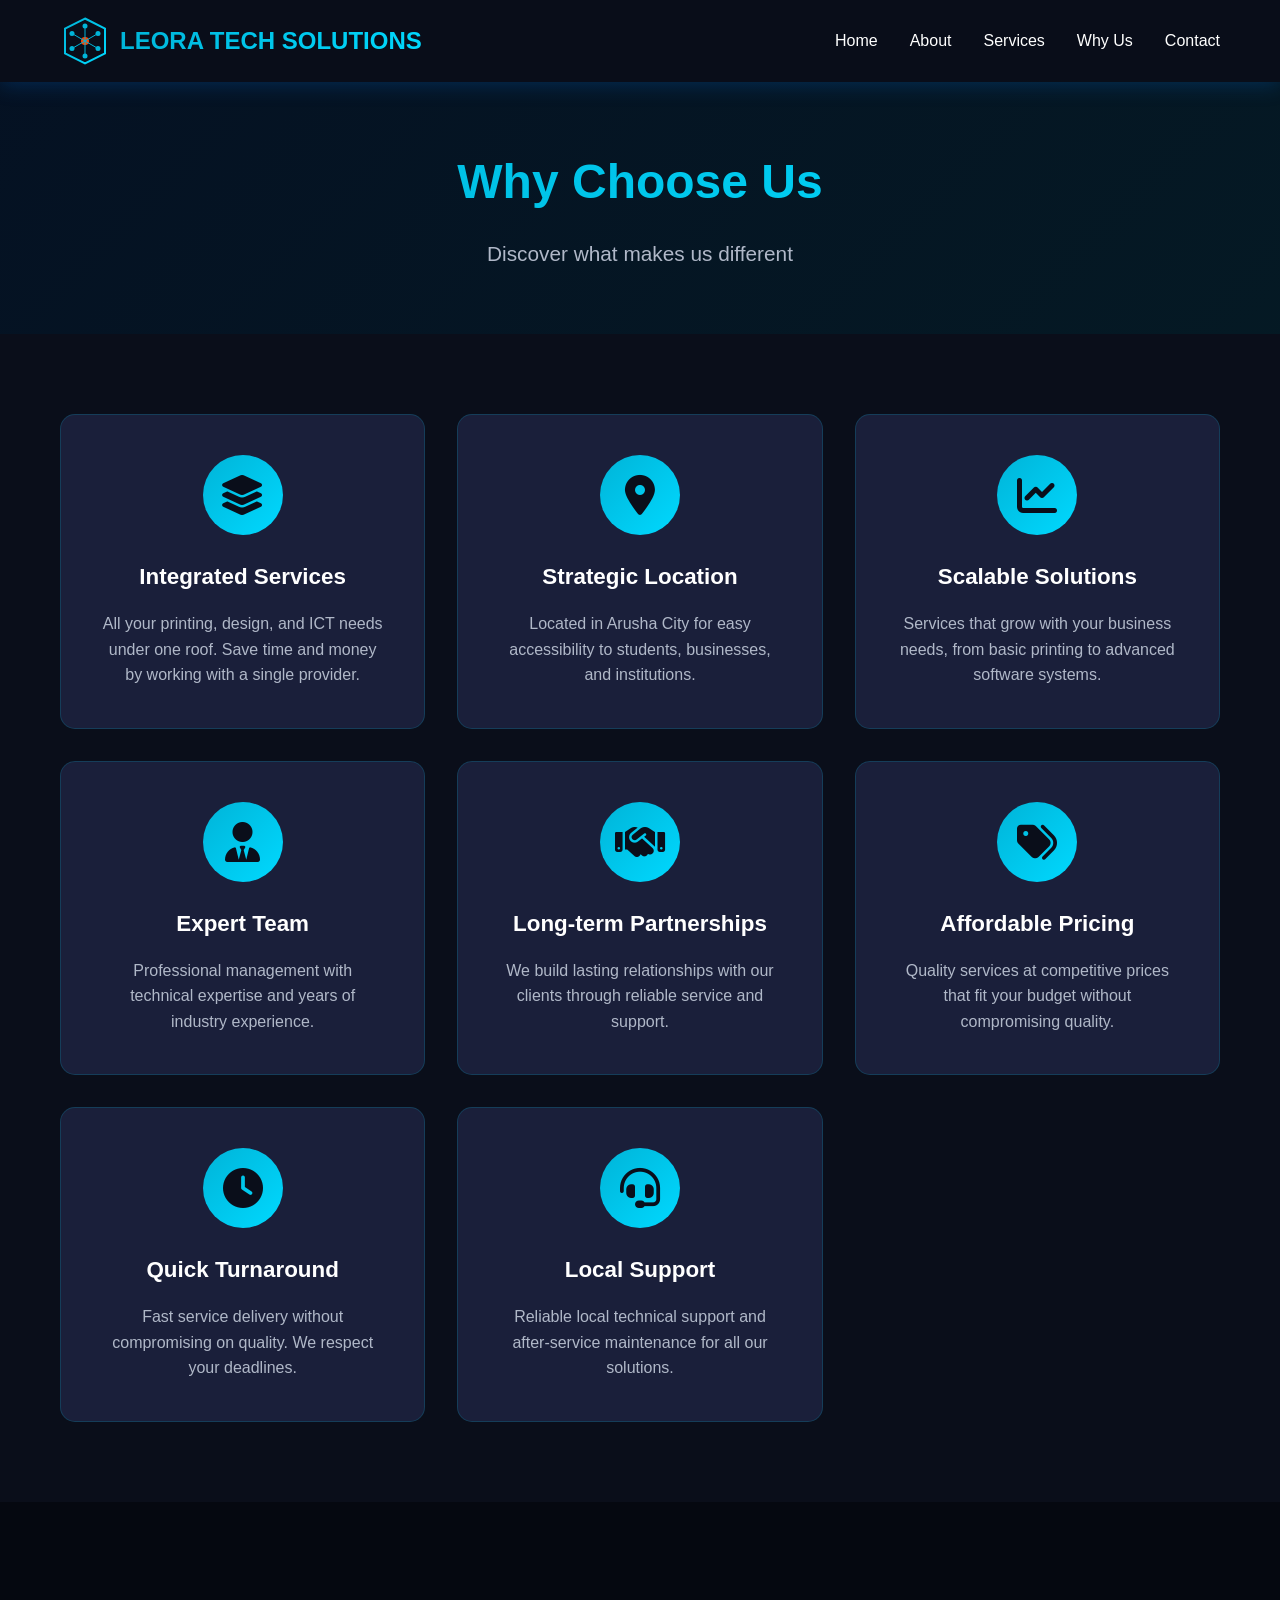
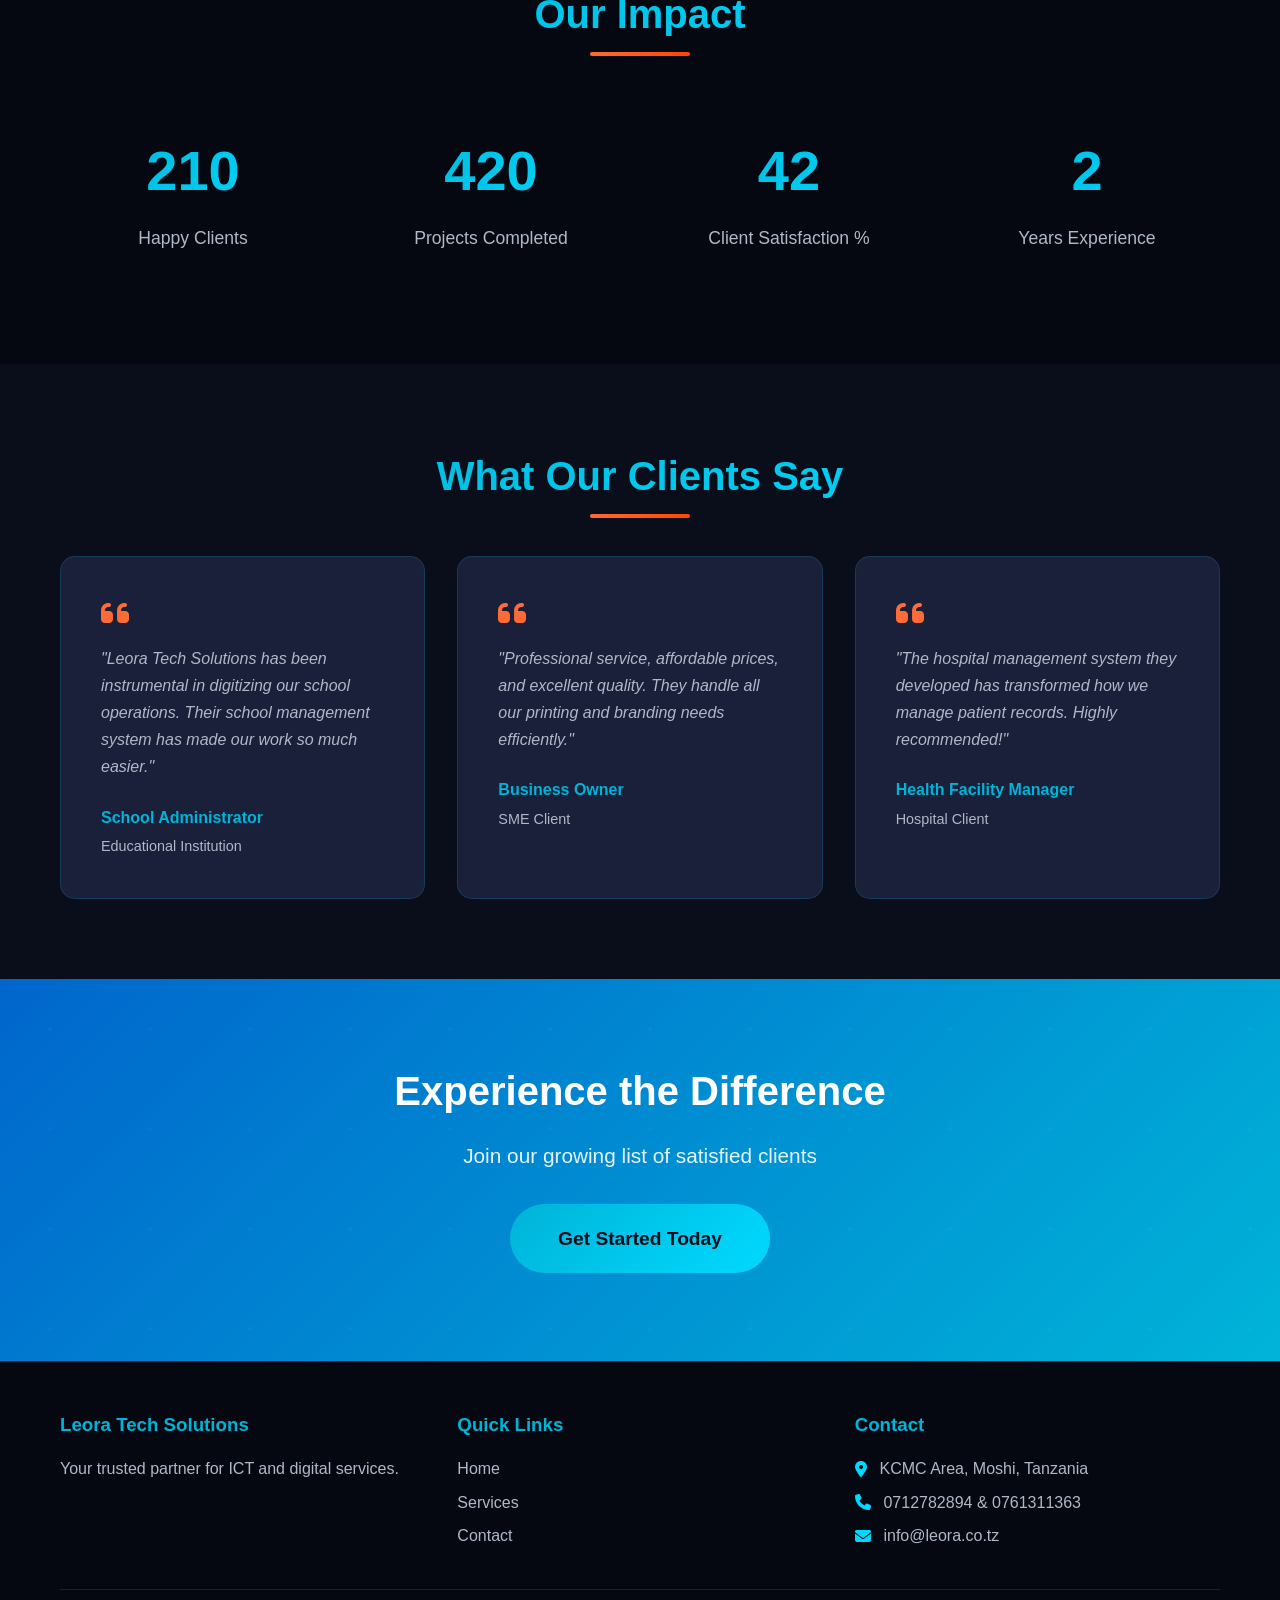
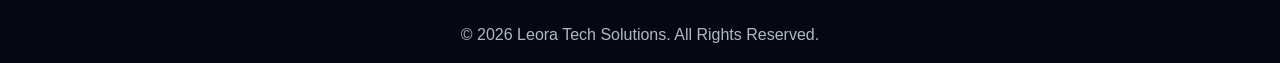
<file: why-us.html>
<!DOCTYPE html>
<html lang="en">
<head>
    <meta charset="UTF-8">
    <meta name="viewport" content="width=device-width, initial-scale=1.0">
    <title>Why Choose Us - Leora Tech Solutions</title>
    <link rel="stylesheet" href="styles.css">
    <link rel="stylesheet" href="https://cdnjs.cloudflare.com/ajax/libs/font-awesome/6.4.0/css/all.min.css">
</head>
<body>
    <!-- Navigation -->
    <nav class="navbar">
        <div class="container">
            <div class="logo">
                <svg class="logo-img" viewBox="0 0 100 100" xmlns="http://www.w3.org/2000/svg">
  <defs>
    <linearGradient id="logoGrad" x1="0%" y1="0%" x2="100%" y2="100%">
      <stop offset="0%" style="stop-color:#00b4d8;stop-opacity:1" />
      <stop offset="100%" style="stop-color:#00d9ff;stop-opacity:1" />
    </linearGradient>
  </defs>
  <!-- Hexagon Border -->
  <polygon points="50,5 90,25 90,75 50,95 10,75 10,25" fill="none" stroke="url(#logoGrad)" stroke-width="4"/>
  <!-- Center Red Node -->
  <circle cx="50" cy="50" r="8" fill="#ff4500"/>
  <!-- Outer Blue Nodes -->
  <circle cx="50" cy="20" r="5" fill="#00b4d8"/>
  <circle cx="76" cy="35" r="5" fill="#00b4d8"/>
  <circle cx="76" cy="65" r="5" fill="#00b4d8"/>
  <circle cx="50" cy="80" r="5" fill="#00b4d8"/>
  <circle cx="24" cy="65" r="5" fill="#00b4d8"/>
  <circle cx="24" cy="35" r="5" fill="#00b4d8"/>
  <!-- Connecting Lines -->
  <line x1="50" y1="50" x2="50" y2="20" stroke="#00b4d8" stroke-width="2"/>
  <line x1="50" y1="50" x2="76" y2="35" stroke="#00b4d8" stroke-width="2"/>
  <line x1="50" y1="50" x2="76" y2="65" stroke="#00b4d8" stroke-width="2"/>
  <line x1="50" y1="50" x2="50" y2="80" stroke="#00b4d8" stroke-width="2"/>
  <line x1="50" y1="50" x2="24" y2="65" stroke="#00b4d8" stroke-width="2"/>
  <line x1="50" y1="50" x2="24" y2="35" stroke="#00b4d8" stroke-width="2"/>
</svg>
                <span class="logo-text">LEORA TECH SOLUTIONS</span>
            </div>
            <ul class="nav-links">
                <li><a href="index.html">Home</a></li>
                <li><a href="about.html">About</a></li>
                <li><a href="services.html">Services</a></li>
                <li><a href="why-us.html" class="active">Why Us</a></li>
                <li><a href="contact.html">Contact</a></li>
            </ul>
            <div class="burger">
                <div class="line1"></div>
                <div class="line2"></div>
                <div class="line3"></div>
            </div>
        </div>
    </nav>

    <!-- Page Header -->
    <section class="page-header">
        <div class="container">
            <h1>Why Choose Us</h1>
            <p>Discover what makes us different</p>
        </div>
    </section>

    <!-- Advantages -->
    <section class="advantages-section">
        <div class="container">
            <div class="advantages-grid">
                <div class="advantage-card">
                    <div class="advantage-icon">
                        <i class="fas fa-layer-group"></i>
                    </div>
                    <h3>Integrated Services</h3>
                    <p>All your printing, design, and ICT needs under one roof. Save time and money by working with a single provider.</p>
                </div>

                <div class="advantage-card">
                    <div class="advantage-icon">
                        <i class="fas fa-map-marker-alt"></i>
                    </div>
                    <h3>Strategic Location</h3>
                    <p>Located in Arusha City for easy accessibility to students, businesses, and institutions.</p>
                </div>

                <div class="advantage-card">
                    <div class="advantage-icon">
                        <i class="fas fa-chart-line"></i>
                    </div>
                    <h3>Scalable Solutions</h3>
                    <p>Services that grow with your business needs, from basic printing to advanced software systems.</p>
                </div>

                <div class="advantage-card">
                    <div class="advantage-icon">
                        <i class="fas fa-user-tie"></i>
                    </div>
                    <h3>Expert Team</h3>
                    <p>Professional management with technical expertise and years of industry experience.</p>
                </div>

                <div class="advantage-card">
                    <div class="advantage-icon">
                        <i class="fas fa-handshake"></i>
                    </div>
                    <h3>Long-term Partnerships</h3>
                    <p>We build lasting relationships with our clients through reliable service and support.</p>
                </div>

                <div class="advantage-card">
                    <div class="advantage-icon">
                        <i class="fas fa-tags"></i>
                    </div>
                    <h3>Affordable Pricing</h3>
                    <p>Quality services at competitive prices that fit your budget without compromising quality.</p>
                </div>

                <div class="advantage-card">
                    <div class="advantage-icon">
                        <i class="fas fa-clock"></i>
                    </div>
                    <h3>Quick Turnaround</h3>
                    <p>Fast service delivery without compromising on quality. We respect your deadlines.</p>
                </div>

                <div class="advantage-card">
                    <div class="advantage-icon">
                        <i class="fas fa-headset"></i>
                    </div>
                    <h3>Local Support</h3>
                    <p>Reliable local technical support and after-service maintenance for all our solutions.</p>
                </div>
            </div>
        </div>
    </section>

    <!-- Stats Section -->
    <section class="stats-section">
        <div class="container">
            <h2 class="section-title">Our Impact</h2>
            <div class="stats-grid">
                <div class="stat-item">
                    <div class="stat-number" data-target="500">0</div>
                    <p>Happy Clients</p>
                </div>
                <div class="stat-item">
                    <div class="stat-number" data-target="1000">0</div>
                    <p>Projects Completed</p>
                </div>
                <div class="stat-item">
                    <div class="stat-number" data-target="100">0</div>
                    <p>Client Satisfaction %</p>
                </div>
                <div class="stat-item">
                    <div class="stat-number" data-target="5">0</div>
                    <p>Years Experience</p>
                </div>
            </div>
        </div>
    </section>

    <!-- Testimonials -->
    <section class="testimonials-section">
        <div class="container">
            <h2 class="section-title">What Our Clients Say</h2>
            <div class="testimonials-grid">
                <div class="testimonial-card">
                    <div class="testimonial-content">
                        <i class="fas fa-quote-left"></i>
                        <p>"Leora Tech Solutions has been instrumental in digitizing our school operations. Their school management system has made our work so much easier."</p>
                    </div>
                    <div class="testimonial-author">
                        <h4>School Administrator</h4>
                        <p>Educational Institution</p>
                    </div>
                </div>

                <div class="testimonial-card">
                    <div class="testimonial-content">
                        <i class="fas fa-quote-left"></i>
                        <p>"Professional service, affordable prices, and excellent quality. They handle all our printing and branding needs efficiently."</p>
                    </div>
                    <div class="testimonial-author">
                        <h4>Business Owner</h4>
                        <p>SME Client</p>
                    </div>
                </div>

                <div class="testimonial-card">
                    <div class="testimonial-content">
                        <i class="fas fa-quote-left"></i>
                        <p>"The hospital management system they developed has transformed how we manage patient records. Highly recommended!"</p>
                    </div>
                    <div class="testimonial-author">
                        <h4>Health Facility Manager</h4>
                        <p>Hospital Client</p>
                    </div>
                </div>
            </div>
        </div>
    </section>

    <!-- CTA -->
    <section class="cta-section">
        <div class="container">
            <h2>Experience the Difference</h2>
            <p>Join our growing list of satisfied clients</p>
            <a href="contact.html" class="btn btn-primary btn-large">Get Started Today</a>
        </div>
    </section>

    <!-- Footer -->
    <footer class="footer">
        <div class="container">
            <div class="footer-grid">
                <div class="footer-section">
                    <h3>Leora Tech Solutions</h3>
                    <p>Your trusted partner for ICT and digital services.</p>
                </div>
                <div class="footer-section">
                    <h3>Quick Links</h3>
                    <ul>
                        <li><a href="index.html">Home</a></li>
                        <li><a href="services.html">Services</a></li>
                        <li><a href="contact.html">Contact</a></li>
                    </ul>
                </div>
                <div class="footer-section">
                    <h3>Contact</h3>
                    <ul class="contact-info">
                        <li><i class="fas fa-map-marker-alt"></i> KCMC Area, Moshi, Tanzania</li>
                        <li><i class="fas fa-phone"></i> 0712782894 & 0761311363</li>
                        <li><i class="fas fa-envelope"></i> info@leora.co.tz</li>
                    </ul>
                </div>
            </div>
            <div class="footer-bottom">
                <p>&copy; 2026 Leora Tech Solutions. All Rights Reserved.</p>
            </div>
        </div>
    </footer>

    <script src="script.js"></script>
</body>
</html>
</file>
<file: styles.css>
/* Root Variables */
:root {
    --primary-blue: #0066cc;
    --dark-blue: #003d7a;
    --light-blue: #00b4d8;
    --cyan: #00d9ff;
    --orange: #ff6b35;
    --red: #ff4500;
    --dark-bg: #0a0e1a;
    --darker-bg: #050810;
    --card-bg: #1a1f3a;
    --text-light: #ffffff;
    --text-gray: #b0b8c8;
    --gradient-1: linear-gradient(135deg, var(--light-blue), var(--cyan));
    --gradient-2: linear-gradient(135deg, var(--orange), var(--red));
    --gradient-3: linear-gradient(135deg, var(--primary-blue), var(--light-blue));
}

/* Reset & Base */
* {
    margin: 0;
    padding: 0;
    box-sizing: border-box;
}

html {
    scroll-behavior: smooth;
}

body {
    font-family: 'Segoe UI', Tahoma, Geneva, Verdana, sans-serif;
    line-height: 1.6;
    color: var(--text-light);
    background-color: var(--dark-bg);
    overflow-x: hidden;
}

.container {
    max-width: 1200px;
    margin: 0 auto;
    padding: 0 20px;
}

/* Navigation */
.navbar {
    background: rgba(10, 14, 26, 0.98);
    backdrop-filter: blur(10px);
    position: fixed;
    width: 100%;
    top: 0;
    z-index: 1000;
    padding: 1rem 0;
    box-shadow: 0 2px 20px rgba(0, 102, 204, 0.3);
    transition: all 0.3s ease;
}

.navbar .container {
    display: flex;
    justify-content: space-between;
    align-items: center;
}

.logo {
    display: flex;
    align-items: center;
    gap: 10px;
}

.logo-img {
    width: 50px;
    height: 50px;
    border-radius: 8px;
    object-fit: contain;
    transition: transform 0.3s ease;
}

.logo:hover .logo-img {
    transform: rotate(360deg);
}

.logo-text {
    font-size: 1.5rem;
    font-weight: bold;
    background: var(--gradient-1);
    -webkit-background-clip: text;
    -webkit-text-fill-color: transparent;
    background-clip: text;
}

.nav-links {
    display: flex;
    list-style: none;
    gap: 2rem;
}

.nav-links a {
    color: var(--text-light);
    text-decoration: none;
    font-weight: 500;
    transition: all 0.3s ease;
    position: relative;
    padding: 0.5rem 0;
}

.nav-links a::after {
    content: '';
    position: absolute;
    bottom: 0;
    left: 0;
    width: 0;
    height: 2px;
    background: var(--gradient-1);
    transition: width 0.3s ease;
}

.nav-links a:hover::after,
.nav-links a.active::after {
    width: 100%;
}

.nav-links a:hover,
.nav-links a.active {
    color: var(--cyan);
}

.burger {
    display: none;
    flex-direction: column;
    cursor: pointer;
    gap: 5px;
}

.burger div {
    width: 25px;
    height: 3px;
    background: var(--light-blue);
    transition: all 0.3s ease;
}

/* Hero Section */
.hero {
    margin-top: 80px;
    min-height: 90vh;
    display: flex;
    align-items: center;
    justify-content: center;
    text-align: center;
    position: relative;
    overflow: hidden;
    background: var(--darker-bg);
}

.hero-bg-animation {
    position: absolute;
    width: 200%;
    height: 200%;
    background: radial-gradient(circle, rgba(0, 180, 216, 0.1) 0%, transparent 70%);
    animation: pulse 15s ease-in-out infinite;
}

@keyframes pulse {
    0%, 100% { transform: scale(1); }
    50% { transform: scale(1.1); }
}

.hero-content {
    position: relative;
    z-index: 1;
    padding: 2rem;
}

.hero h1 {
    font-size: 3.5rem;
    margin-bottom: 1rem;
    background: var(--gradient-1);
    -webkit-background-clip: text;
    -webkit-text-fill-color: transparent;
    background-clip: text;
    animation: fadeInUp 1s ease;
}

.highlight {
    background: var(--gradient-2);
    -webkit-background-clip: text;
    -webkit-text-fill-color: transparent;
    background-clip: text;
}

.hero p {
    font-size: 1.5rem;
    color: var(--text-gray);
    margin-bottom: 2rem;
    animation: fadeInUp 1s ease 0.2s backwards;
}

.hero-buttons {
    display: flex;
    gap: 1rem;
    justify-content: center;
    flex-wrap: wrap;
    animation: fadeInUp 1s ease 0.4s backwards;
}

.scroll-indicator {
    position: absolute;
    bottom: 30px;
    left: 50%;
    transform: translateX(-50%);
    animation: bounce 2s infinite;
}

.scroll-indicator i {
    font-size: 2rem;
    color: var(--cyan);
}

@keyframes bounce {
    0%, 20%, 50%, 80%, 100% { transform: translateX(-50%) translateY(0); }
    40% { transform: translateX(-50%) translateY(-10px); }
    60% { transform: translateX(-50%) translateY(-5px); }
}

/* Buttons */
.btn {
    padding: 1rem 2rem;
    border: none;
    border-radius: 50px;
    font-size: 1.1rem;
    font-weight: 600;
    cursor: pointer;
    text-decoration: none;
    display: inline-block;
    transition: all 0.3s ease;
    position: relative;
    overflow: hidden;
}

.btn-primary {
    background: var(--gradient-1);
    color: var(--dark-bg);
}

.btn-primary:hover {
    transform: translateY(-3px);
    box-shadow: 0 10px 30px rgba(0, 180, 216, 0.4);
}

.btn-secondary {
    background: transparent;
    color: var(--light-blue);
    border: 2px solid var(--light-blue);
}

.btn-secondary:hover {
    background: var(--gradient-2);
    border-color: var(--orange);
    color: white;
    transform: translateY(-3px);
}

.btn-large {
    padding: 1.2rem 3rem;
    font-size: 1.2rem;
}

/* Page Header */
.page-header {
    margin-top: 80px;
    padding: 4rem 0;
    background: var(--darker-bg);
    text-align: center;
    position: relative;
    overflow: hidden;
}

.page-header::before {
    content: '';
    position: absolute;
    top: 0;
    left: 0;
    right: 0;
    bottom: 0;
    background: var(--gradient-3);
    opacity: 0.1;
}

.page-header h1 {
    font-size: 3rem;
    margin-bottom: 1rem;
    background: var(--gradient-1);
    -webkit-background-clip: text;
    -webkit-text-fill-color: transparent;
    background-clip: text;
    position: relative;
}

.page-header p {
    font-size: 1.3rem;
    color: var(--text-gray);
    position: relative;
}

/* Section Title */
.section-title {
    text-align: center;
    font-size: 2.5rem;
    margin-bottom: 3rem;
    background: var(--gradient-1);
    -webkit-background-clip: text;
    -webkit-text-fill-color: transparent;
    background-clip: text;
    position: relative;
}

.section-title::after {
    content: '';
    position: absolute;
    bottom: -10px;
    left: 50%;
    transform: translateX(-50%);
    width: 100px;
    height: 4px;
    background: var(--gradient-2);
    border-radius: 2px;
}

/* Services Preview */
.services-preview {
    padding: 5rem 0;
    background: var(--dark-bg);
}

.preview-grid {
    display: grid;
    grid-template-columns: repeat(auto-fit, minmax(300px, 1fr));
    gap: 2rem;
}

.preview-card {
    background: var(--card-bg);
    padding: 2.5rem;
    border-radius: 15px;
    text-align: center;
    border: 1px solid rgba(0, 180, 216, 0.2);
    transition: all 0.3s ease;
    position: relative;
    overflow: hidden;
}

.preview-card::before {
    content: '';
    position: absolute;
    top: 0;
    left: 0;
    right: 0;
    height: 4px;
    background: var(--gradient-1);
    transform: scaleX(0);
    transition: transform 0.3s ease;
}

.preview-card:hover::before {
    transform: scaleX(1);
}

.preview-card:hover {
    transform: translateY(-10px);
    border-color: var(--cyan);
    box-shadow: 0 15px 40px rgba(0, 180, 216, 0.3);
}

.card-icon {
    width: 80px;
    height: 80px;
    margin: 0 auto 1.5rem;
    background: var(--gradient-1);
    border-radius: 50%;
    display: flex;
    align-items: center;
    justify-content: center;
    font-size: 2.5rem;
    color: var(--dark-bg);
}

.preview-card h3 {
    font-size: 1.5rem;
    margin-bottom: 1rem;
    color: var(--text-light);
}

.preview-card p {
    color: var(--text-gray);
    margin-bottom: 1.5rem;
}

.card-link {
    color: var(--cyan);
    text-decoration: none;
    font-weight: 600;
    display: inline-flex;
    align-items: center;
    gap: 0.5rem;
    transition: gap 0.3s ease;
}

.card-link:hover {
    gap: 1rem;
}

/* Why Preview */
.why-preview {
    padding: 5rem 0;
    background: var(--darker-bg);
}

.why-grid {
    display: grid;
    grid-template-columns: repeat(auto-fit, minmax(200px, 1fr));
    gap: 2rem;
    margin-bottom: 2rem;
}

.why-item {
    text-align: center;
    padding: 1.5rem;
}

.why-item i {
    font-size: 2.5rem;
    color: var(--orange);
    margin-bottom: 1rem;
}

.why-item h4 {
    color: var(--text-light);
}

.text-center {
    text-align: center;
}

/* CTA Section */
.cta-section {
    padding: 5rem 0;
    background: var(--gradient-3);
    text-align: center;
    position: relative;
    overflow: hidden;
}

.cta-section::before {
    content: '';
    position: absolute;
    top: 0;
    left: 0;
    right: 0;
    bottom: 0;
    background: url('data:image/svg+xml,<svg width="100" height="100" xmlns="http://www.w3.org/2000/svg"><circle cx="50" cy="50" r="2" fill="rgba(255,255,255,0.1)"/></svg>');
    opacity: 0.3;
}

.cta-section h2 {
    font-size: 2.5rem;
    margin-bottom: 1rem;
    position: relative;
}

.cta-section p {
    font-size: 1.3rem;
    margin-bottom: 2rem;
    opacity: 0.9;
    position: relative;
}

/* Footer */
.footer {
    background: var(--darker-bg);
    padding: 3rem 0 1rem;
    border-top: 1px solid rgba(0, 180, 216, 0.2);
}

.footer-grid {
    display: grid;
    grid-template-columns: repeat(auto-fit, minmax(250px, 1fr));
    gap: 2rem;
    margin-bottom: 2rem;
}

.footer-section h3 {
    color: var(--light-blue);
    margin-bottom: 1rem;
}

.footer-section p {
    color: var(--text-gray);
}

.footer-section ul {
    list-style: none;
}

.footer-section ul li {
    margin-bottom: 0.5rem;
}

.footer-section ul li a {
    color: var(--text-gray);
    text-decoration: none;
    transition: color 0.3s ease;
}

.footer-section ul li a:hover {
    color: var(--cyan);
}

.contact-info {
    list-style: none;
}

.contact-info li {
    display: flex;
    align-items: flex-start;
    gap: 0.8rem;
    margin-bottom: 1rem;
    color: var(--text-gray);
}

.contact-info i {
    color: var(--cyan);
    margin-top: 0.3rem;
}

.social-links {
    display: flex;
    gap: 1rem;
    margin-top: 1rem;
}

.social-links a {
    display: inline-flex;
    align-items: center;
    justify-content: center;
    width: 40px;
    height: 40px;
    background: var(--card-bg);
    border: 1px solid rgba(0, 180, 216, 0.3);
    border-radius: 50%;
    color: var(--cyan);
    font-size: 1.2rem;
    transition: all 0.3s ease;
}

.social-links a:hover {
    background: var(--gradient-1);
    color: var(--dark-bg);
    transform: translateY(-3px);
}

.footer-bottom {
    text-align: center;
    padding-top: 2rem;
    border-top: 1px solid rgba(0, 180, 216, 0.2);
    color: var(--text-gray);
}

/* About Page Styles */
.about-section {
    padding: 5rem 0;
    background: var(--dark-bg);
}

.about-grid {
    display: grid;
    grid-template-columns: 1fr 1fr;
    gap: 3rem;
    align-items: center;
}

.about-content h2 {
    font-size: 2rem;
    margin-bottom: 1.5rem;
    color: var(--light-blue);
}

.about-content p {
    margin-bottom: 1rem;
    color: var(--text-gray);
    font-size: 1.1rem;
}

.about-content strong {
    color: var(--cyan);
}

.image-3d-container {
    perspective: 1000px;
}

.image-3d {
    width: 100%;
    height: 400px;
    background: var(--gradient-1);
    border-radius: 15px;
    transform: rotateY(-15deg) rotateX(5deg);
    transition: transform 0.5s ease;
    box-shadow: 0 20px 60px rgba(0, 180, 216, 0.3);
}

.image-3d:hover {
    transform: rotateY(0deg) rotateX(0deg);
}

/* Mission & Vision */
.mission-vision {
    padding: 5rem 0;
    background: var(--darker-bg);
}

.mv-grid {
    display: grid;
    grid-template-columns: repeat(auto-fit, minmax(300px, 1fr));
    gap: 2rem;
}

.mv-card {
    background: var(--card-bg);
    padding: 3rem;
    border-radius: 15px;
    text-align: center;
    border: 1px solid rgba(0, 180, 216, 0.2);
    transition: all 0.3s ease;
}

.mv-card:hover {
    transform: translateY(-5px);
    border-color: var(--cyan);
    box-shadow: 0 10px 30px rgba(0, 180, 216, 0.2);
}

.mv-icon {
    width: 80px;
    height: 80px;
    margin: 0 auto 1.5rem;
    background: var(--gradient-1);
    border-radius: 50%;
    display: flex;
    align-items: center;
    justify-content: center;
    font-size: 2.5rem;
    color: var(--dark-bg);
}

.mv-card h3 {
    font-size: 1.8rem;
    margin-bottom: 1rem;
    color: var(--light-blue);
}

.mv-card p {
    color: var(--text-gray);
}

/* Our Story */
.our-story {
    padding: 5rem 0;
    background: var(--dark-bg);
}

.story-content {
    max-width: 900px;
    margin: 0 auto;
    text-align: center;
}

.story-content p {
    font-size: 1.1rem;
    color: var(--text-gray);
    margin-bottom: 1.5rem;
    line-height: 1.8;
}

/* Milestones */
.milestones {
    padding: 5rem 0;
    background: var(--darker-bg);
}

.milestones-grid {
    display: grid;
    grid-template-columns: repeat(auto-fit, minmax(250px, 1fr));
    gap: 2rem;
}

.milestone-card {
    background: var(--card-bg);
    padding: 2rem;
    border-radius: 15px;
    text-align: center;
    border: 1px solid rgba(0, 180, 216, 0.2);
    position: relative;
    overflow: hidden;
}

.milestone-number {
    width: 60px;
    height: 60px;
    margin: 0 auto 1rem;
    background: var(--gradient-2);
    border-radius: 50%;
    display: flex;
    align-items: center;
    justify-content: center;
    font-size: 1.8rem;
    font-weight: bold;
    color: white;
}

.milestone-card h4 {
    color: var(--light-blue);
    margin-bottom: 0.5rem;
}

.milestone-card p {
    color: var(--text-gray);
    font-size: 0.95rem;
}

/* Team Section */
.team-section {
    padding: 5rem 0;
    background: var(--dark-bg);
}

.team-grid {
    display: grid;
    grid-template-columns: repeat(auto-fit, minmax(300px, 1fr));
    gap: 2rem;
}

.team-card {
    background: var(--card-bg);
    padding: 2.5rem;
    border-radius: 15px;
    text-align: center;
    border: 1px solid rgba(0, 180, 216, 0.2);
    transition: all 0.3s ease;
}

.team-card:hover {
    transform: translateY(-5px);
    border-color: var(--cyan);
    box-shadow: 0 10px 30px rgba(0, 180, 216, 0.2);
}

.team-avatar {
    width: 120px;
    height: 120px;
    margin: 0 auto 1.5rem;
    background: var(--gradient-1);
    border-radius: 50%;
    display: flex;
    align-items: center;
    justify-content: center;
    font-size: 3.5rem;
    color: var(--dark-bg);
}

.team-card h3 {
    font-size: 1.5rem;
    margin-bottom: 0.5rem;
    color: var(--text-light);
}

.team-card .role {
    color: var(--cyan);
    font-weight: 600;
    margin-bottom: 0.3rem;
}

.team-card .specialty {
    color: var(--orange);
    font-size: 0.95rem;
    margin-bottom: 1rem;
}

.team-card p {
    color: var(--text-gray);
}

/* Services Page */
.services-overview {
    padding: 5rem 0;
    background: var(--dark-bg);
}

.phase-container {
    margin-bottom: 4rem;
}

.phase-title {
    font-size: 2rem;
    color: var(--light-blue);
    margin-bottom: 2rem;
    display: flex;
    align-items: center;
    gap: 1rem;
    padding-left: 1rem;
    border-left: 4px solid var(--orange);
}

.phase-title i {
    color: var(--orange);
}

.services-grid {
    display: grid;
    grid-template-columns: repeat(auto-fit, minmax(300px, 1fr));
    gap: 2rem;
    margin-bottom: 2rem;
}

.service-detail-card {
    background: var(--card-bg);
    padding: 2rem;
    border-radius: 15px;
    border: 1px solid rgba(0, 180, 216, 0.2);
    transition: all 0.3s ease;
}

.service-detail-card:hover {
    transform: translateY(-5px);
    border-color: var(--cyan);
    box-shadow: 0 10px 30px rgba(0, 180, 216, 0.2);
}

.service-icon {
    width: 70px;
    height: 70px;
    margin-bottom: 1.5rem;
    background: var(--gradient-1);
    border-radius: 50%;
    display: flex;
    align-items: center;
    justify-content: center;
    font-size: 2rem;
    color: var(--dark-bg);
}

.service-detail-card h3 {
    font-size: 1.4rem;
    margin-bottom: 1rem;
    color: var(--text-light);
}

.service-detail-card p {
    color: var(--text-gray);
    margin-bottom: 1rem;
}

.service-detail-card ul {
    list-style: none;
}

.service-detail-card ul li {
    padding: 0.4rem 0;
    color: var(--text-gray);
    display: flex;
    align-items: center;
    gap: 0.5rem;
}

.service-detail-card ul li i {
    color: var(--cyan);
}

/* Service Detail Page */
.service-detail-section {
    padding: 5rem 0;
    background: var(--dark-bg);
}

.service-detail-grid {
    display: grid;
    grid-template-columns: repeat(auto-fit, minmax(350px, 1fr));
    gap: 2rem;
}

.detail-card {
    background: var(--card-bg);
    padding: 2.5rem;
    border-radius: 15px;
    border: 1px solid rgba(0, 180, 216, 0.2);
    transition: all 0.3s ease;
}

.detail-card:hover {
    transform: translateY(-5px) scale(1.02);
    border-color: var(--cyan);
    box-shadow: 0 15px 40px rgba(0, 180, 216, 0.3);
}

.detail-icon {
    width: 80px;
    height: 80px;
    margin-bottom: 1.5rem;
    background: var(--gradient-1);
    border-radius: 50%;
    display: flex;
    align-items: center;
    justify-content: center;
    font-size: 2.5rem;
    color: var(--dark-bg);
}

.detail-card h3 {
    font-size: 1.6rem;
    margin-bottom: 1rem;
    color: var(--text-light);
}

.detail-card p {
    color: var(--text-gray);
    margin-bottom: 1.5rem;
    line-height: 1.7;
}

.feature-list {
    list-style: none;
}

.feature-list li {
    padding: 0.5rem 0;
    color: var(--text-gray);
    display: flex;
    align-items: center;
    gap: 0.8rem;
}

.feature-list li i {
    color: var(--cyan);
    font-size: 1.1rem;
}

/* Pricing Info */
.pricing-info {
    padding: 5rem 0;
    background: var(--darker-bg);
}

.benefits-grid {
    display: grid;
    grid-template-columns: repeat(auto-fit, minmax(250px, 1fr));
    gap: 2rem;
}

.benefit-item {
    text-align: center;
    padding: 2rem;
}

.benefit-item i {
    font-size: 3rem;
    color: var(--orange);
    margin-bottom: 1rem;
}

.benefit-item h4 {
    font-size: 1.3rem;
    margin-bottom: 0.5rem;
    color: var(--text-light);
}

.benefit-item p {
    color: var(--text-gray);
}

/* Portfolio Preview */
.portfolio-preview {
    padding: 5rem 0;
    background: var(--darker-bg);
}

.portfolio-grid {
    display: grid;
    grid-template-columns: repeat(auto-fit, minmax(300px, 1fr));
    gap: 2rem;
}

.portfolio-item {
    background: var(--card-bg);
    border-radius: 15px;
    overflow: hidden;
    border: 1px solid rgba(0, 180, 216, 0.2);
    transition: all 0.3s ease;
}

.portfolio-item:hover {
    transform: translateY(-5px);
    border-color: var(--cyan);
}

.portfolio-placeholder {
    height: 250px;
    background: var(--gradient-1);
    display: flex;
    align-items: center;
    justify-content: center;
    font-size: 4rem;
    color: var(--dark-bg);
    opacity: 0.5;
}

.portfolio-item h4 {
    padding: 1.5rem;
    text-align: center;
    color: var(--text-light);
}

/* Process Section */
.process-section {
    padding: 5rem 0;
    background: var(--dark-bg);
}

.process-grid {
    display: grid;
    grid-template-columns: repeat(auto-fit, minmax(200px, 1fr));
    gap: 2rem;
}

.process-step {
    text-align: center;
    padding: 2rem;
    position: relative;
}

.step-number {
    width: 70px;
    height: 70px;
    margin: 0 auto 1rem;
    background: var(--gradient-2);
    border-radius: 50%;
    display: flex;
    align-items: center;
    justify-content: center;
    font-size: 2rem;
    font-weight: bold;
    color: white;
}

.process-step h4 {
    color: var(--light-blue);
    margin-bottom: 0.5rem;
}

.process-step p {
    color: var(--text-gray);
}

/* Why Us Page */
.advantages-section {
    padding: 5rem 0;
    background: var(--dark-bg);
}

.advantages-grid {
    display: grid;
    grid-template-columns: repeat(auto-fit, minmax(280px, 1fr));
    gap: 2rem;
}

.advantage-card {
    background: var(--card-bg);
    padding: 2.5rem;
    border-radius: 15px;
    text-align: center;
    border: 1px solid rgba(0, 180, 216, 0.2);
    transition: all 0.3s ease;
}

.advantage-card:hover {
    transform: translateY(-5px);
    border-color: var(--cyan);
    box-shadow: 0 10px 30px rgba(0, 180, 216, 0.2);
}

.advantage-icon {
    width: 80px;
    height: 80px;
    margin: 0 auto 1.5rem;
    background: var(--gradient-1);
    border-radius: 50%;
    display: flex;
    align-items: center;
    justify-content: center;
    font-size: 2.5rem;
    color: var(--dark-bg);
}

.advantage-card h3 {
    font-size: 1.4rem;
    margin-bottom: 1rem;
    color: var(--text-light);
}

.advantage-card p {
    color: var(--text-gray);
}

/* Stats Section */
.stats-section {
    padding: 5rem 0;
    background: var(--darker-bg);
}

.stats-grid {
    display: grid;
    grid-template-columns: repeat(auto-fit, minmax(200px, 1fr));
    gap: 2rem;
}

.stat-item {
    text-align: center;
    padding: 2rem;
}

.stat-number {
    font-size: 3.5rem;
    font-weight: bold;
    background: var(--gradient-1);
    -webkit-background-clip: text;
    -webkit-text-fill-color: transparent;
    background-clip: text;
    margin-bottom: 0.5rem;
}

.stat-item p {
    color: var(--text-gray);
    font-size: 1.1rem;
}

/* Testimonials */
.testimonials-section {
    padding: 5rem 0;
    background: var(--dark-bg);
}

.testimonials-grid {
    display: grid;
    grid-template-columns: repeat(auto-fit, minmax(300px, 1fr));
    gap: 2rem;
}

.testimonial-card {
    background: var(--card-bg);
    padding: 2.5rem;
    border-radius: 15px;
    border: 1px solid rgba(0, 180, 216, 0.2);
    transition: all 0.3s ease;
}

.testimonial-card:hover {
    transform: translateY(-5px);
    border-color: var(--cyan);
}

.testimonial-content {
    margin-bottom: 1.5rem;
}

.testimonial-content i {
    font-size: 2rem;
    color: var(--orange);
    margin-bottom: 1rem;
    display: block;
}

.testimonial-content p {
    color: var(--text-gray);
    font-style: italic;
    line-height: 1.7;
}

.testimonial-author h4 {
    color: var(--light-blue);
    margin-bottom: 0.3rem;
}

.testimonial-author p {
    color: var(--text-gray);
    font-size: 0.9rem;
}

/* Contact Page */
.contact-section {
    padding: 5rem 0;
    background: var(--dark-bg);
}

.contact-grid {
    display: grid;
    grid-template-columns: 1fr 1fr;
    gap: 3rem;
}

.contact-info h2 {
    font-size: 2rem;
    margin-bottom: 1rem;
    color: var(--light-blue);
}

.contact-info > p {
    color: var(--text-gray);
    margin-bottom: 2rem;
}

.info-cards {
    display: flex;
    flex-direction: column;
    gap: 1.5rem;
    margin-bottom: 2rem;
}

.info-card {
    display: flex;
    gap: 1.5rem;
    align-items: flex-start;
    background: var(--card-bg);
    padding: 1.5rem;
    border-radius: 10px;
    border: 1px solid rgba(0, 180, 216, 0.2);
}

.info-icon {
    width: 50px;
    height: 50px;
    background: var(--gradient-1);
    border-radius: 10px;
    display: flex;
    align-items: center;
    justify-content: center;
    font-size: 1.5rem;
    color: var(--dark-bg);
    flex-shrink: 0;
}

.info-content h4 {
    color: var(--text-light);
    margin-bottom: 0.5rem;
}

.info-content p {
    color: var(--text-gray);
}

.social-media h4 {
    color: var(--text-light);
    margin-bottom: 1rem;
}

/* Contact Form */
.contact-form-container {
    background: var(--card-bg);
    padding: 2.5rem;
    border-radius: 15px;
    border: 1px solid rgba(0, 180, 216, 0.2);
}

.contact-form-container h2 {
    font-size: 2rem;
    margin-bottom: 1.5rem;
    color: var(--light-blue);
}

.contact-form {
    display: flex;
    flex-direction: column;
    gap: 1.5rem;
}

.form-group {
    display: flex;
    flex-direction: column;
    gap: 0.5rem;
}

.form-group label {
    color: var(--text-light);
    font-weight: 500;
}

.form-group input,
.form-group select,
.form-group textarea {
    padding: 1rem;
    border: 1px solid rgba(0, 180, 216, 0.3);
    border-radius: 8px;
    background: var(--dark-bg);
    color: var(--text-light);
    font-size: 1rem;
    transition: all 0.3s ease;
}

.form-group input:focus,
.form-group select:focus,
.form-group textarea:focus {
    outline: none;
    border-color: var(--cyan);
    box-shadow: 0 0 10px rgba(0, 217, 255, 0.2);
}

.form-group input::placeholder,
.form-group textarea::placeholder {
    color: var(--text-gray);
}

.btn-submit {
    display: flex;
    align-items: center;
    justify-content: center;
    gap: 0.8rem;
}

/* Map Section */
.map-section {
    padding: 0 0 5rem;
    background: var(--darker-bg);
}

.map-container {
    border-radius: 15px;
    overflow: hidden;
    border: 2px solid rgba(0, 180, 216, 0.2);
}

/* Animations */
@keyframes fadeInUp {
    from {
        opacity: 0;
        transform: translateY(30px);
    }
    to {
        opacity: 1;
        transform: translateY(0);
    }
}

.fade-in {
    animation: fadeInUp 1s ease;
}

.fade-in-delay {
    animation: fadeInUp 1s ease 0.2s backwards;
}

.fade-in-delay-2 {
    animation: fadeInUp 1s ease 0.4s backwards;
}

/* Responsive */
@media screen and (max-width: 768px) {
    .nav-links {
        position: absolute;
        right: 0px;
        height: 92vh;
        top: 8vh;
        background-color: var(--card-bg);
        display: flex;
        flex-direction: column;
        align-items: center;
        width: 50%;
        transform: translateX(100%);
        transition: transform 0.5s ease-in;
        padding-top: 2rem;
    }

    .nav-links li {
        opacity: 0;
    }

    .burger {
        display: block;
    }

    .nav-active {
        transform: translateX(0%);
    }

    @keyframes navLinkFade {
        from {
            opacity: 0;
            transform: translateX(50px);
        }
        to {
            opacity: 1;
            transform: translateX(0px);
        }
    }

    .hero h1 {
        font-size: 2.5rem;
    }

    .hero p {
        font-size: 1.2rem;
    }

    .about-grid,
    .contact-grid {
        grid-template-columns: 1fr;
    }

    .section-title {
        font-size: 2rem;
    }

    .page-header h1 {
        font-size: 2.2rem;
    }
}

/* Utility Classes */
.text-center {
    text-align: center;
}

.mb-2 {
    margin-bottom: 2rem;
}
</file>
